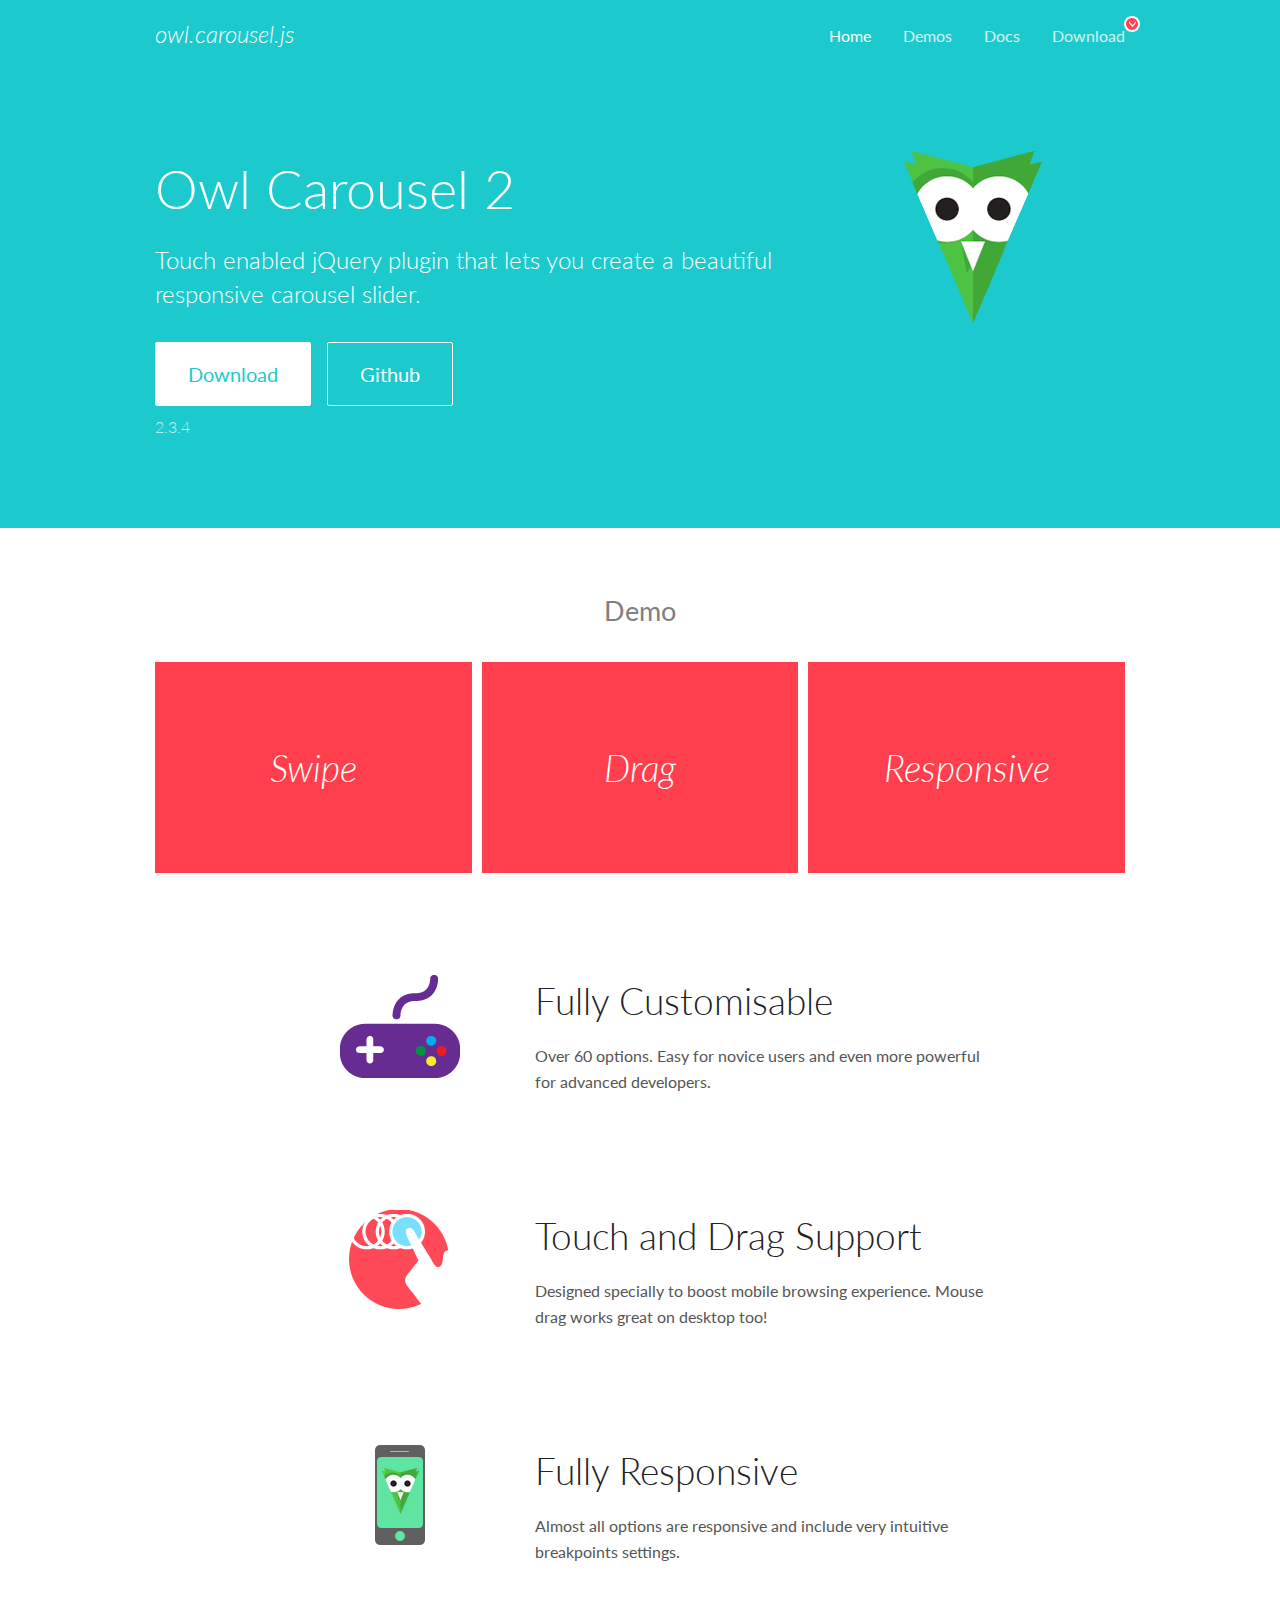
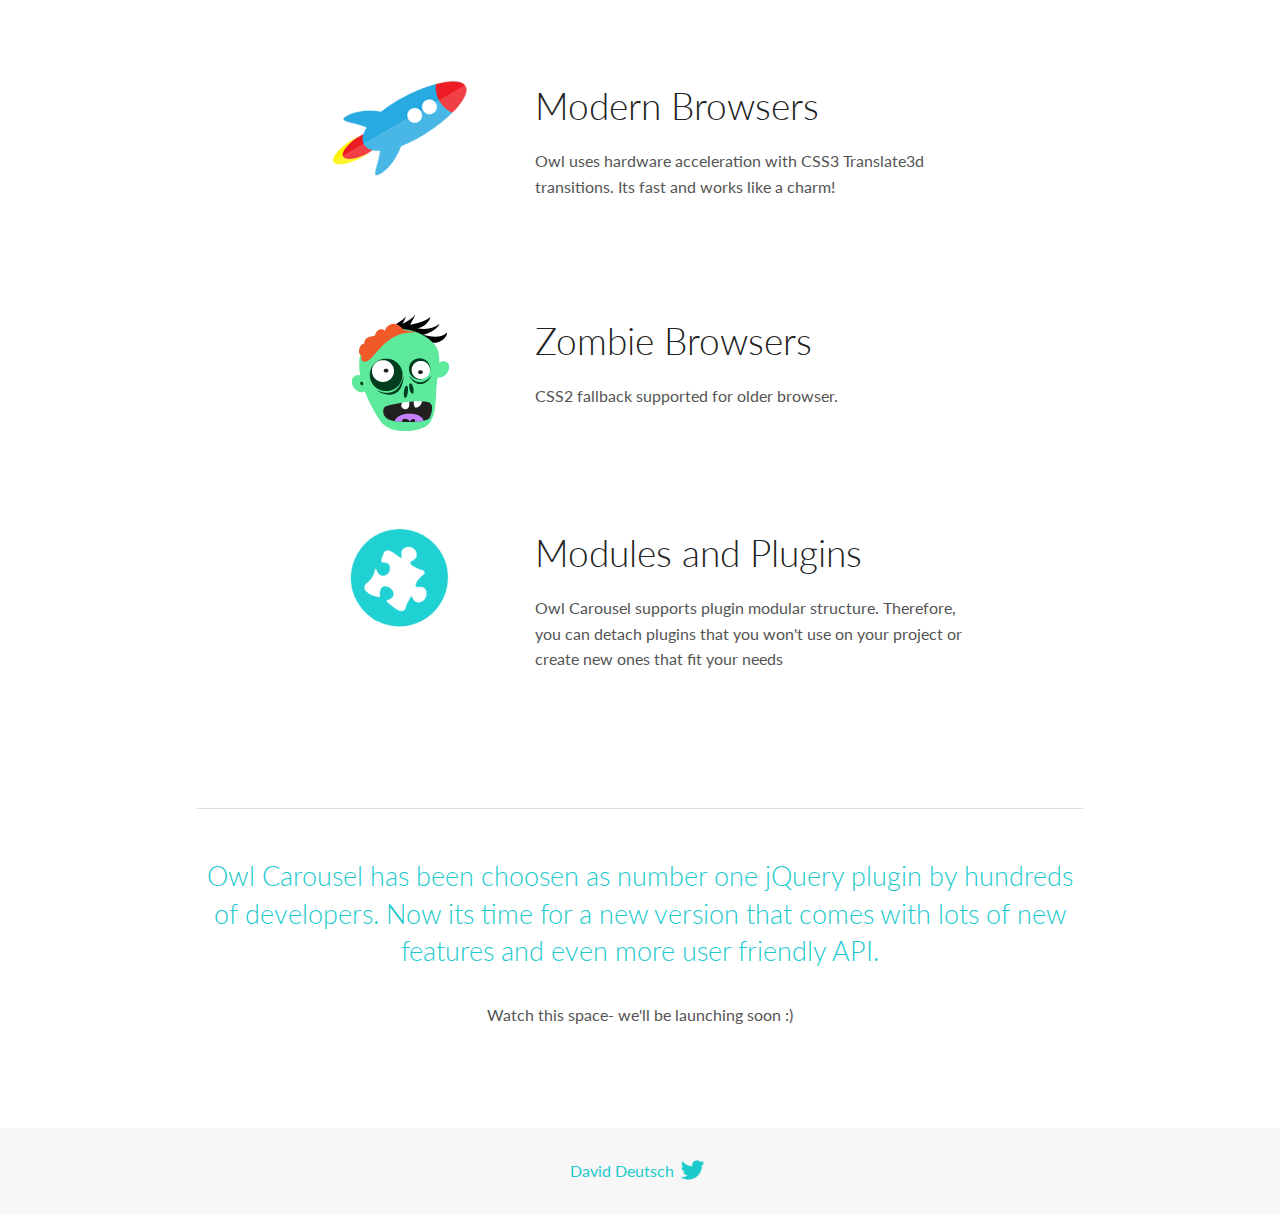
<file: OwlCarousel2-2.3.4 (1)/OwlCarousel2-2.3.4/docs/index.html>
<!DOCTYPE html>
<html lang="en">
  <head>

    <!-- head -->
    <meta charset="utf-8">
    <meta name="msapplication-tap-highlight" content="no" />
    <meta name="viewport" content="width=device-width, initial-scale=1.0" />
    <meta name="description" content="Touch enabled jQuery plugin that lets you create beautiful responsive carousel slider.">
    <meta name="author" content="David Deutsch">
    <title>
      Home | Owl Carousel | 2.3.4
    </title>

    <!-- Stylesheets -->
    <link href='https://fonts.googleapis.com/css?family=Lato:300,400,700,400italic,300italic' rel='stylesheet' type='text/css'>
    <link rel="stylesheet" href="assets/css/docs.theme.min.css">

    <!-- Owl Stylesheets -->
    <link rel="stylesheet" href="assets/owlcarousel/assets/owl.carousel.min.css">
    <link rel="stylesheet" href="assets/owlcarousel/assets/owl.theme.default.min.css">

    <!-- HTML5 shim and Respond.js IE8 support of HTML5 elements and media queries -->

    <!--[if lt IE 9]>
      <script src="https://oss.maxcdn.com/libs/html5shiv/3.7.0/html5shiv.js"></script>
      <script src="https://oss.maxcdn.com/libs/respond.js/1.3.0/respond.min.js"></script>
    <![endif]-->

    <!-- Favicons -->
    <link rel="apple-touch-icon-precomposed" sizes="144x144" href="assets/ico/apple-touch-icon-144-precomposed.png">
    <link rel="shortcut icon" href="assets/ico/favicon.png">
    <link rel="shortcut icon" href="favicon.ico">

    <!-- Yeah i know js should not be in header. Its required for demos.-->

    <!-- javascript -->
    <script src="assets/vendors/jquery.min.js"></script>
    <script src="assets/owlcarousel/owl.carousel.js"></script>
  </head>
  <body>

    <!-- header -->
    <header class="header">
      <div class="row">
        <div class="large-12 columns">
          <div class="brand left">
            <h3>
              <a href="/OwlCarousel2/">owl.carousel.js</a> 
            </h3>
          </div>
          <a id="toggle-nav" class="right">
            <span></span> <span></span> <span></span> 
          </a> 
          <div class="nav-bar">
            <ul class="clearfix">
              <li class="active">
                <a href="/OwlCarousel2/index.html">Home</a> 
              </li>
              <li> <a href="/OwlCarousel2/demos/demos.html">Demos</a>  </li>
              <li> <a href="/OwlCarousel2/docs/started-welcome.html">Docs</a>  </li>
              <li>
                <a href="https://github.com/OwlCarousel2/OwlCarousel2/archive/2.3.4.zip">Download</a> 
                <span class="download"></span> 
              </li>
            </ul>
          </div>
        </div>
      </div>
    </header>

    <!-- home panel -->
    <section id="hero">
      <div class="row">
        <div class="large-8 medium-8 columns">
          <h1>Owl Carousel 2</h1>
          <h4>Touch enabled jQuery plugin that lets you create a beautiful responsive carousel slider.</h4>
          <a href="https://github.com/OwlCarousel2/OwlCarousel2/archive/2.3.4.zip" class="hero-button">Download</a> 
          <a href="https://github.com/OwlCarousel2/OwlCarousel2" class="hero-button outline">Github</a> 
          <p>2.3.4</p>
        </div>
        <div class="large-4 medium-4 columns">
          <img class="owl-logo" src="assets/img/owl-logo.png" alt="mr. Owl">
        </div>
      </div>
    </section>

    <!-- body -->
    <div class="home-demo">
      <div class="row">
        <div class="large-12 columns">
          <h3>Demo</h3>
          <div class="owl-carousel">
            <div class="item">
              <h2>Swipe</h2>
            </div>
            <div class="item">
              <h2>Drag</h2>
            </div>
            <div class="item">
              <h2>Responsive</h2>
            </div>
            <div class="item">
              <h2>CSS3</h2>
            </div>
            <div class="item">
              <h2>Fast</h2>
            </div>
            <div class="item">
              <h2>Easy</h2>
            </div>
            <div class="item">
              <h2>Free</h2>
            </div>
            <div class="item">
              <h2>Upgradable</h2>
            </div>
            <div class="item">
              <h2>Tons of options</h2>
            </div>
            <div class="item">
              <h2>Infinity</h2>
            </div>
            <div class="item">
              <h2>Auto Width</h2>
            </div>
          </div>
        </div>
      </div>
    </div>
    <script>
      var owl = $('.owl-carousel');
      owl.owlCarousel({
        margin: 10,
        loop: true,
        responsive: {
          0: {
            items: 1
          },
          600: {
            items: 2
          },
          1000: {
            items: 3
          }
        }
      })
    </script>

    <!-- features -->
    <div id="features">
      <div class="row">
        <div class="small-12 medium-9 small-centered columns">
          <section class="row feature">
            <div class="medium-4 small-12 columns">
              <img src="assets/img/feature-options.png" alt="">
            </div>
            <div class="medium-8 small-12 columns">
              <h2>Fully Customisable</h2>
              <p>Over 60 options. Easy for novice users and even more powerful for advanced developers.</p>
            </div>
          </section>
          <section class="row feature">
            <div class="medium-4 small-12 columns">
              <img src="assets/img/feature-drag.png" alt="">
            </div>
            <div class="medium-8 small-12 columns">
              <h2>Touch and Drag Support</h2>
              <p>Designed specially to boost mobile browsing experience. Mouse drag works great on desktop too!</p>
            </div>
          </section>
          <section class="row feature">
            <div class="medium-4 small-12 columns">
              <img src="assets/img/feature-responsive.png" alt="">
            </div>
            <div class="medium-8 small-12 columns">
              <h2>Fully Responsive</h2>
              <p>Almost all options are responsive and include very intuitive breakpoints settings.</p>
            </div>
          </section>
          <section class="row feature">
            <div class="medium-4 small-12 columns">
              <img src="assets/img/feature-modern.png" alt="">
            </div>
            <div class="medium-8 small-12 columns">
              <h2>Modern Browsers</h2>
              <p>Owl uses hardware acceleration with CSS3 Translate3d transitions. Its fast and works like a charm! </p>
            </div>
          </section>
          <section class="row feature">
            <div class="medium-4 small-12 columns">
              <img src="assets/img/feature-zombie.png" alt="">
            </div>
            <div class="medium-8 small-12 columns">
              <h2>Zombie Browsers</h2>
              <p>CSS2 fallback supported for older browser.</p>
            </div>
          </section>
          <section class="row feature">
            <div class="medium-4 small-12 columns">
              <img src="assets/img/feature-module.png" alt="">
            </div>
            <div class="medium-8 small-12 columns">
              <h2>Modules and Plugins</h2>
              <p>Owl Carousel supports plugin modular structure. Therefore, you can detach plugins that you won&#x27;t use on your project or create new ones that fit your needs</p>
            </div>
          </section>
        </div>
      </div>
    </div>

    <!-- footer -->
    <section id="teaser-text">
      <div class="row">
        <div class="small-12 medium-11 small-centered columns">
          <hr>
          <h3 id="owl-carousel-has-been-choosen-as-number-one-jquery-plugin-by-hundreds-of-developers-now-its-time-for-a-new-version-that-comes-with-lots-of-new-features-and-even-more-user-friendly-api-">Owl Carousel has been choosen as number one jQuery plugin by hundreds of developers. Now its time for a new version that comes with lots of new features and even more user friendly API.</h3>
          <p>Watch this space- we&#39;ll be launching soon :)</p>
        </div>
      </div>
    </section>

    <!-- footer -->
    <footer class="footer">
      <div class="row">
        <div class="large-12 columns">
          <h5>
            <a href="/OwlCarousel2/docs/support-contact.html">David Deutsch</a> 
            <a id="custom-tweet-button" href="https://twitter.com/share?url=https://github.com/OwlCarousel2/OwlCarousel2&text=Owl Carousel - This is so awesome! " target="_blank"></a> 
          </h5>
        </div>
      </div>
    </footer>

    <!-- vendors -->
    <script src="assets/vendors/highlight.js"></script>
    <script src="assets/js/app.js"></script>
  </body>
</html>
</file>
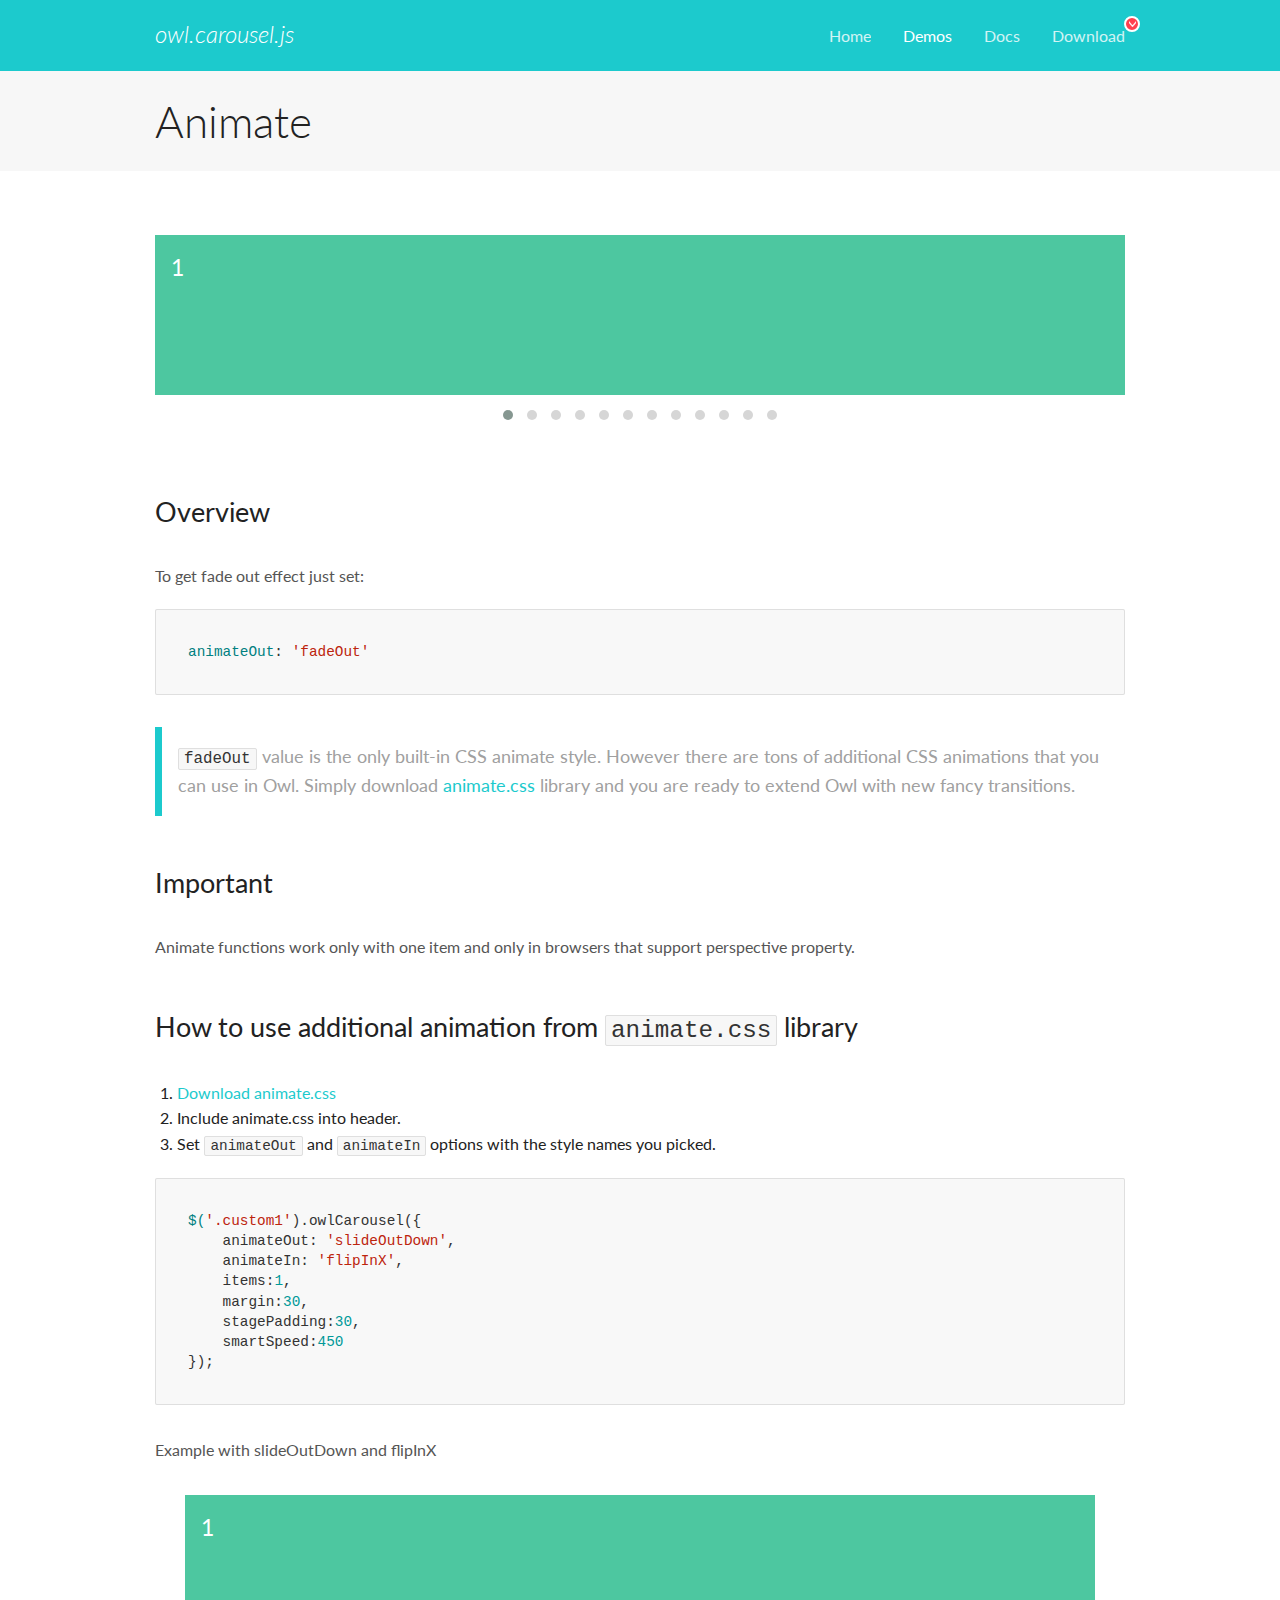
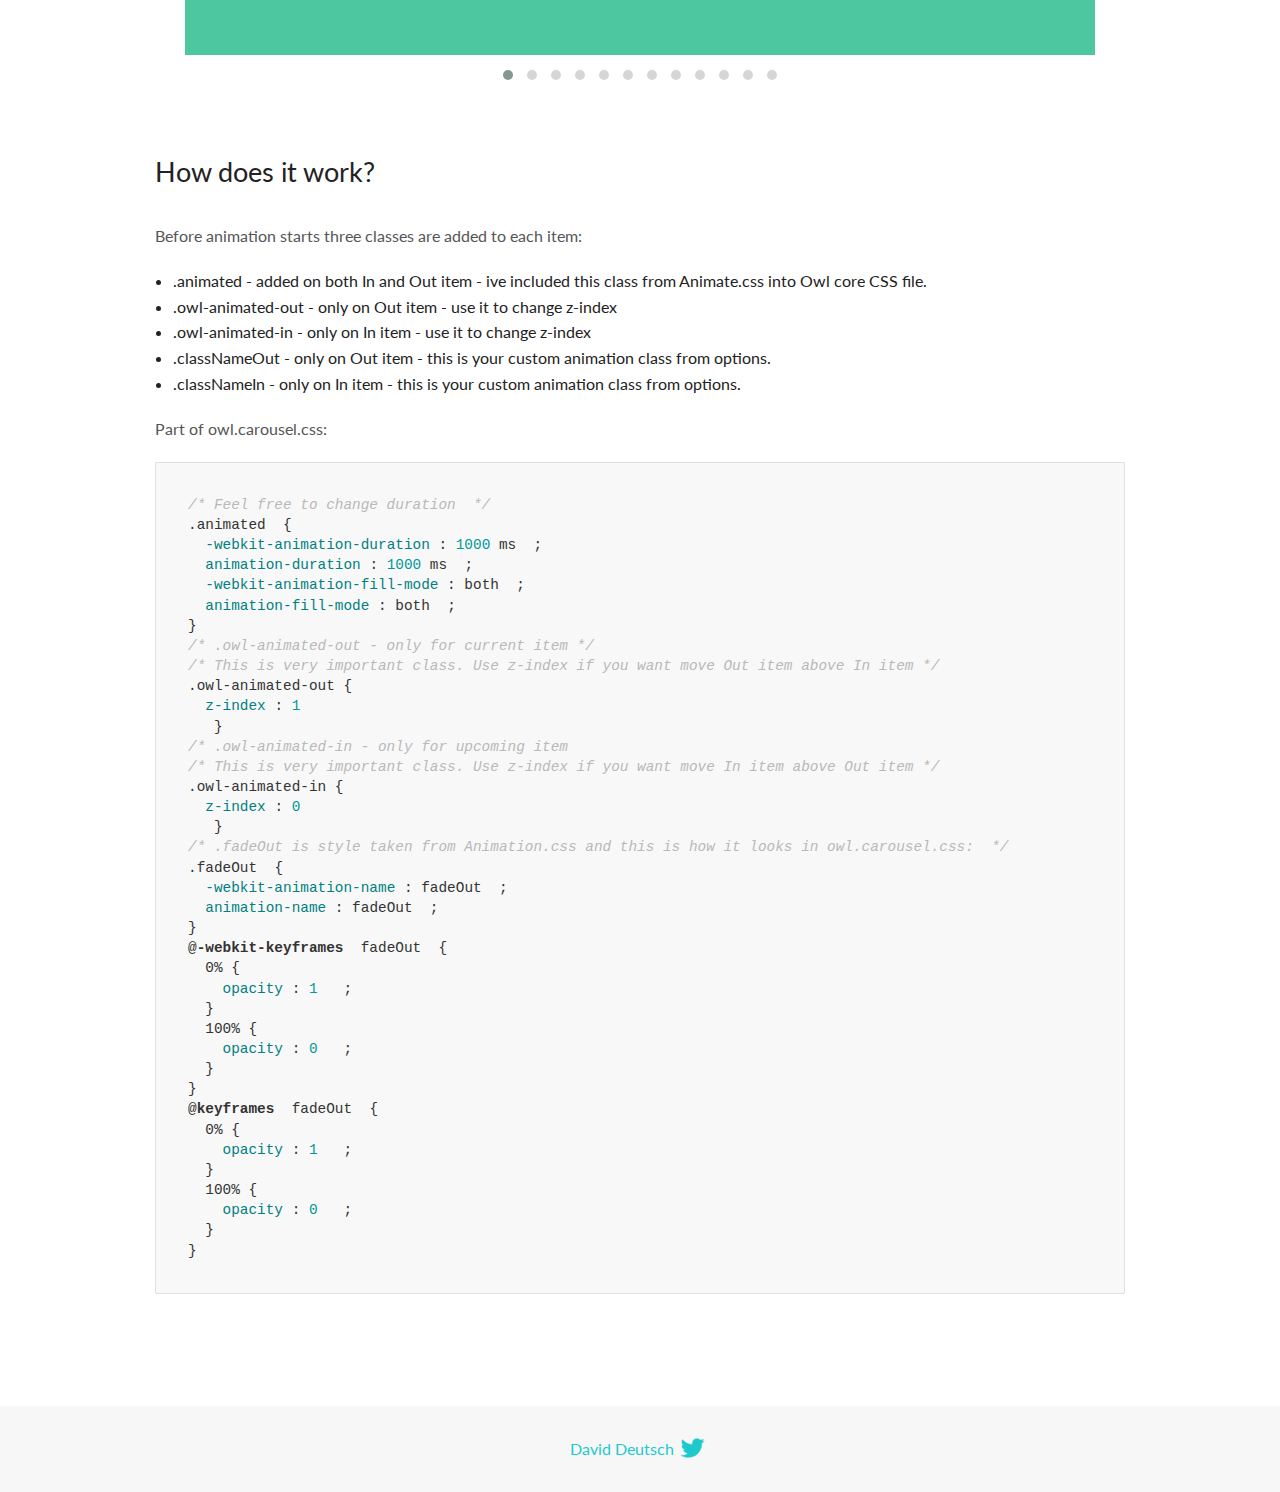
<file: OwlCarousel2-2.3.4 (1)/OwlCarousel2-2.3.4/docs/demos/animate.html>
<!DOCTYPE html>
<html lang="en">
  <head>

    <!-- head -->
    <meta charset="utf-8">
    <meta name="msapplication-tap-highlight" content="no" />
    <meta name="viewport" content="width=device-width, initial-scale=1.0" />
    <meta name="description" content="Animate carousel">
    <meta name="author" content="David Deutsch">
    <title>
      Animate Demo | Owl Carousel | 2.3.4
    </title>

    <!-- Stylesheets -->
    <link href='https://fonts.googleapis.com/css?family=Lato:300,400,700,400italic,300italic' rel='stylesheet' type='text/css'>
    <link rel="stylesheet" href="../assets/css/docs.theme.min.css">

    <!-- Owl Stylesheets -->
    <link rel="stylesheet" href="../assets/owlcarousel/assets/owl.carousel.min.css">
    <link rel="stylesheet" href="../assets/owlcarousel/assets/owl.theme.default.min.css">

    <!-- HTML5 shim and Respond.js IE8 support of HTML5 elements and media queries -->

    <!--[if lt IE 9]>
      <script src="https://oss.maxcdn.com/libs/html5shiv/3.7.0/html5shiv.js"></script>
      <script src="https://oss.maxcdn.com/libs/respond.js/1.3.0/respond.min.js"></script>
    <![endif]-->

    <!-- Favicons -->
    <link rel="apple-touch-icon-precomposed" sizes="144x144" href="../assets/ico/apple-touch-icon-144-precomposed.png">
    <link rel="shortcut icon" href="../assets/ico/favicon.png">
    <link rel="shortcut icon" href="favicon.ico">

    <!-- Yeah i know js should not be in header. Its required for demos.-->

    <!-- javascript -->
    <script src="../assets/vendors/jquery.min.js"></script>
    <script src="../assets/owlcarousel/owl.carousel.js"></script>
  </head>
  <body>

    <!-- header -->
    <header class="header">
      <div class="row">
        <div class="large-12 columns">
          <div class="brand left">
            <h3>
              <a href="/OwlCarousel2/">owl.carousel.js</a> 
            </h3>
          </div>
          <a id="toggle-nav" class="right">
            <span></span> <span></span> <span></span> 
          </a> 
          <div class="nav-bar">
            <ul class="clearfix">
              <li> <a href="/OwlCarousel2/index.html">Home</a>  </li>
              <li class="active">
                <a href="/OwlCarousel2/demos/demos.html">Demos</a> 
              </li>
              <li> <a href="/OwlCarousel2/docs/started-welcome.html">Docs</a>  </li>
              <li>
                <a href="https://github.com/OwlCarousel2/OwlCarousel2/archive/2.3.4.zip">Download</a> 
                <span class="download"></span> 
              </li>
            </ul>
          </div>
        </div>
      </div>
    </header>

    <!-- title -->
    <section class="title">
      <div class="row">
        <div class="large-12 columns">
          <h1>Animate</h1>
        </div>
      </div>
    </section>

    <!--  Demos -->
    <section id="demos">
      <div class="row">
        <div class="large-12 columns">
          <div class="fadeOut owl-carousel owl-theme">
            <div class="item">
              <h4>1</h4>
            </div>
            <div class="item">
              <h4>2</h4>
            </div>
            <div class="item">
              <h4>3</h4>
            </div>
            <div class="item">
              <h4>4</h4>
            </div>
            <div class="item">
              <h4>5</h4>
            </div>
            <div class="item">
              <h4>6</h4>
            </div>
            <div class="item">
              <h4>7</h4>
            </div>
            <div class="item">
              <h4>8</h4>
            </div>
            <div class="item">
              <h4>9</h4>
            </div>
            <div class="item">
              <h4>10</h4>
            </div>
            <div class="item">
              <h4>11</h4>
            </div>
            <div class="item">
              <h4>12</h4>
            </div>
          </div>
          <h3 id="overview">Overview</h3>
          <p>To get fade out effect just set:</p>
          <pre><code>animateOut: &#39;fadeOut&#39;</code></pre>
          <blockquote>
            <p><code>fadeOut</code> value is the only built-in CSS animate style. However there are tons of additional CSS animations that you can use in Owl. Simply download
              <a href="https://daneden.github.io/animate.css/">animate.css</a>  library and you are ready to extend Owl with new fancy transitions.</p>
          </blockquote>
          <h3 id="important">Important</h3>
          <p>Animate functions work only with one item and only in browsers that support perspective property.</p>
          <h3 id="how-to-use-additional-animation-from-animate-css-library">How to use additional animation from <code>animate.css</code> library</h3>
          <ol>
            <li> <a href="https://daneden.github.io/animate.css/">Download animate.css</a>  </li>
            <li>Include animate.css into header.</li>
            <li>Set <code>animateOut</code> and <code>animateIn</code> options with the style names you picked.</li>
          </ol>
          <pre><code>$(&#39;.custom1&#39;).owlCarousel({
    animateOut: &#39;slideOutDown&#39;,
    animateIn: &#39;flipInX&#39;,
    items:1,
    margin:30,
    stagePadding:30,
    smartSpeed:450
});</code></pre>
          <p>Example with slideOutDown and flipInX</p>
          <div class="custom1 owl-carousel owl-theme">
            <div class="item">
              <h4>1</h4>
            </div>
            <div class="item">
              <h4>2</h4>
            </div>
            <div class="item">
              <h4>3</h4>
            </div>
            <div class="item">
              <h4>4</h4>
            </div>
            <div class="item">
              <h4>5</h4>
            </div>
            <div class="item">
              <h4>6</h4>
            </div>
            <div class="item">
              <h4>7</h4>
            </div>
            <div class="item">
              <h4>8</h4>
            </div>
            <div class="item">
              <h4>9</h4>
            </div>
            <div class="item">
              <h4>10</h4>
            </div>
            <div class="item">
              <h4>11</h4>
            </div>
            <div class="item">
              <h4>12</h4>
            </div>
          </div>
          <h3 id="how-does-it-work-">How does it work?</h3>
          <p>Before animation starts three classes are added to each item:</p>
          <ul>
            <li>.animated - added on both In and Out item - ive included this class from Animate.css into Owl core CSS file.</li>
            <li>.owl-animated-out - only on Out item - use it to change z-index</li>
            <li>.owl-animated-in - only on In item - use it to change z-index</li>
            <li>.classNameOut - only on Out item - this is your custom animation class from options.</li>
            <li>.classNameIn - only on In item - this is your custom animation class from options.</li>
          </ul>
          <p>Part of owl.carousel.css:</p>
          <pre><code class="language-css"><span class="comment">/* Feel free to change duration  */</span> 
<span class="class">.animated</span>  <span class="rules">{
  <span class="rule"><span class="attribute">-webkit-animation-duration</span> :<span class="value"> <span class="number">1000</span> ms</span> </span> ;
  <span class="rule"><span class="attribute">animation-duration</span> :<span class="value"> <span class="number">1000</span> ms</span> </span> ;
  <span class="rule"><span class="attribute">-webkit-animation-fill-mode</span> :<span class="value"> both</span> </span> ;
  <span class="rule"><span class="attribute">animation-fill-mode</span> :<span class="value"> both</span> </span> ;
<span class="rule">}</span> </span> 
<span class="comment">/* .owl-animated-out - only for current item */</span> 
<span class="comment">/* This is very important class. Use z-index if you want move Out item above In item */</span> 
<span class="class">.owl-animated-out</span> <span class="rules">{
  <span class="rule"><span class="attribute">z-index</span> :<span class="value"> <span class="number">1</span> 
</span> </span> </span> }
<span class="comment">/* .owl-animated-in - only for upcoming item
/* This is very important class. Use z-index if you want move In item above Out item */</span> 
<span class="class">.owl-animated-in</span> <span class="rules">{
  <span class="rule"><span class="attribute">z-index</span> :<span class="value"> <span class="number">0</span> 
</span> </span> </span> }
<span class="comment">/* .fadeOut is style taken from Animation.css and this is how it looks in owl.carousel.css:  */</span> 
<span class="class">.fadeOut</span>  <span class="rules">{
  <span class="rule"><span class="attribute">-webkit-animation-name</span> :<span class="value"> fadeOut</span> </span> ;
  <span class="rule"><span class="attribute">animation-name</span> :<span class="value"> fadeOut</span> </span> ;
<span class="rule">}</span> </span> 
<span class="at_rule">@<span class="keyword">-webkit-keyframes</span>  fadeOut </span> {
  0% <span class="rules">{
    <span class="rule"><span class="attribute">opacity</span> :<span class="value"> <span class="number">1</span> </span> </span> ;
  <span class="rule">}</span> </span> 
  100% <span class="rules">{
    <span class="rule"><span class="attribute">opacity</span> :<span class="value"> <span class="number">0</span> </span> </span> ;
  <span class="rule">}</span> </span> 
}
<span class="at_rule">@<span class="keyword">keyframes</span>  fadeOut </span> {
  0% <span class="rules">{
    <span class="rule"><span class="attribute">opacity</span> :<span class="value"> <span class="number">1</span> </span> </span> ;
  <span class="rule">}</span> </span> 
  100% <span class="rules">{
    <span class="rule"><span class="attribute">opacity</span> :<span class="value"> <span class="number">0</span> </span> </span> ;
  <span class="rule">}</span> </span> 
}</code></pre>
          <link rel="stylesheet" href="../assets/css/animate.css">
          <script>
            jQuery(document).ready(function($) {
              $('.fadeOut').owlCarousel({
                items: 1,
                animateOut: 'fadeOut',
                loop: true,
                margin: 10,
              });
              $('.custom1').owlCarousel({
                animateOut: 'slideOutDown',
                animateIn: 'flipInX',
                items: 1,
                margin: 30,
                stagePadding: 30,
                smartSpeed: 450
              });
            });
          </script>
        </div>
      </div>
    </section>

    <!-- footer -->
    <footer class="footer">
      <div class="row">
        <div class="large-12 columns">
          <h5>
            <a href="/OwlCarousel2/docs/support-contact.html">David Deutsch</a> 
            <a id="custom-tweet-button" href="https://twitter.com/share?url=https://github.com/OwlCarousel2/OwlCarousel2&text=Owl Carousel - This is so awesome! " target="_blank"></a> 
          </h5>
        </div>
      </div>
    </footer>

    <!-- vendors -->
    <script src="../assets/vendors/highlight.js"></script>
    <script src="../assets/js/app.js"></script>
  </body>
</html>
</file>
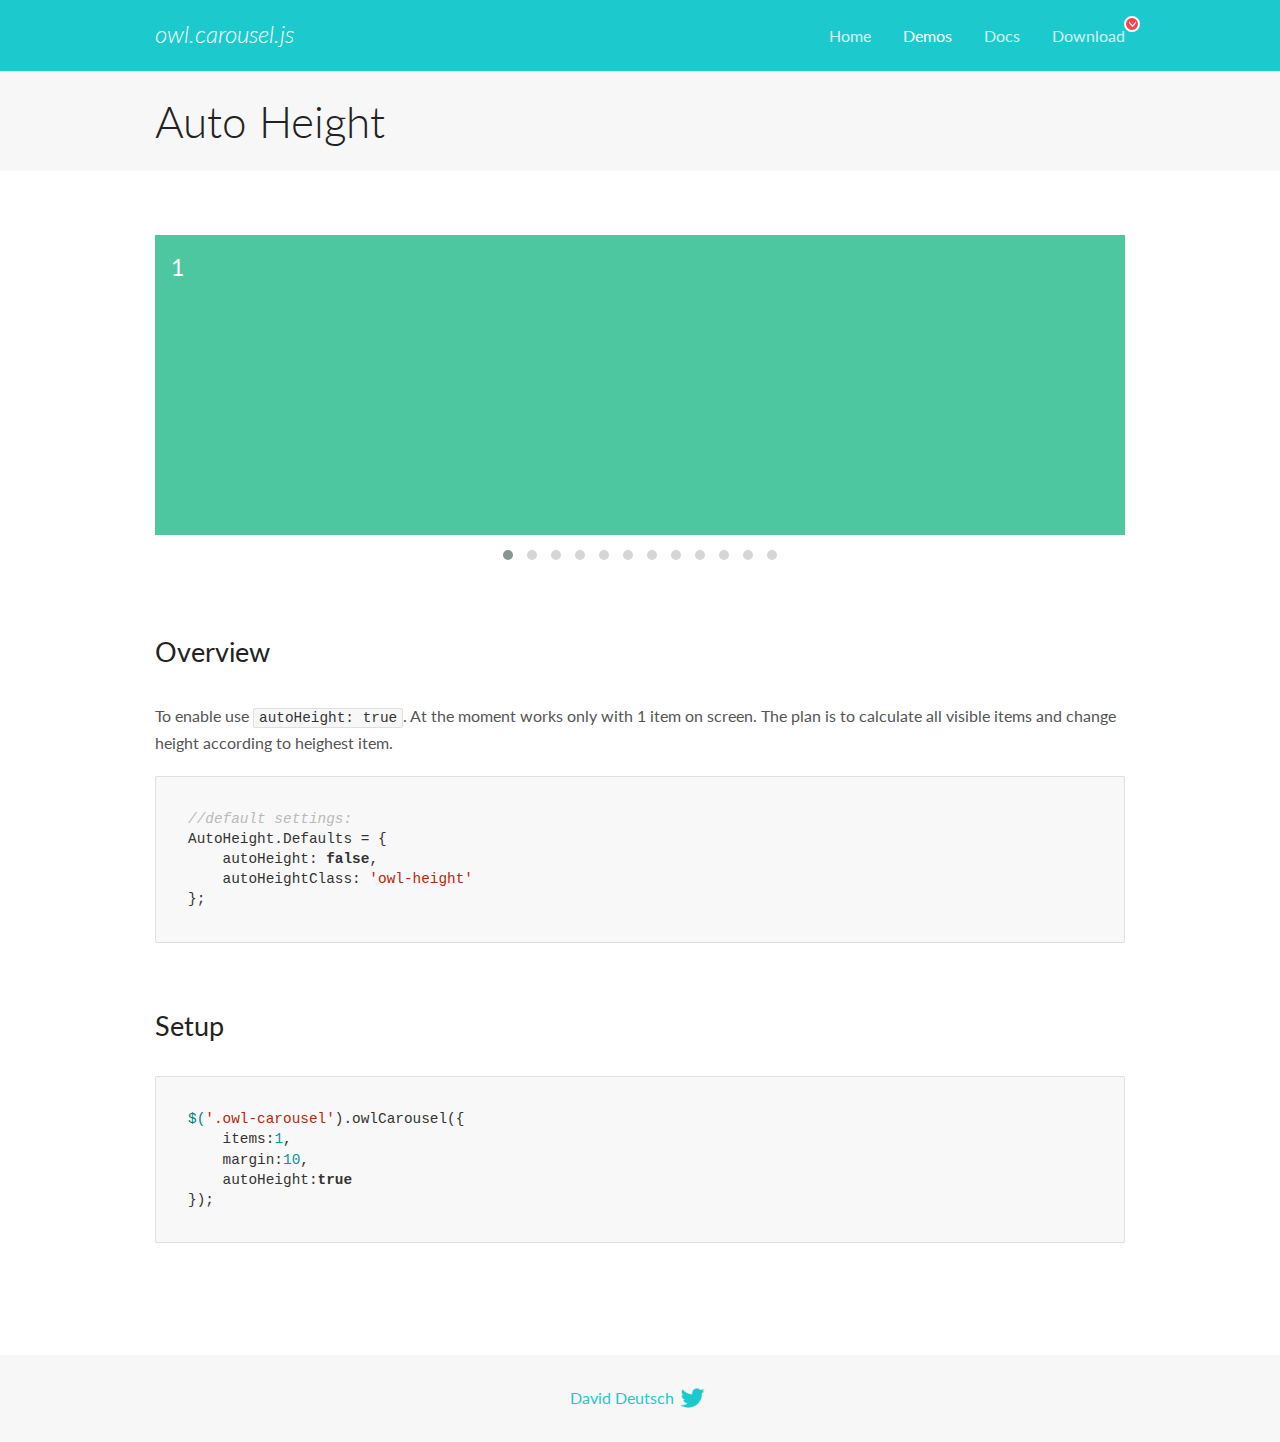
<file: OwlCarousel2-2.3.4 (1)/OwlCarousel2-2.3.4/docs/demos/autoheight.html>
<!DOCTYPE html>
<html lang="en">
  <head>

    <!-- head -->
    <meta charset="utf-8">
    <meta name="msapplication-tap-highlight" content="no" />
    <meta name="viewport" content="width=device-width, initial-scale=1.0" />
    <meta name="description" content="autoHeight usage demo">
    <meta name="author" content="David Deutsch">
    <title>
      Auto Height Demo | Owl Carousel | 2.3.4
    </title>

    <!-- Stylesheets -->
    <link href='https://fonts.googleapis.com/css?family=Lato:300,400,700,400italic,300italic' rel='stylesheet' type='text/css'>
    <link rel="stylesheet" href="../assets/css/docs.theme.min.css">

    <!-- Owl Stylesheets -->
    <link rel="stylesheet" href="../assets/owlcarousel/assets/owl.carousel.min.css">
    <link rel="stylesheet" href="../assets/owlcarousel/assets/owl.theme.default.min.css">

    <!-- HTML5 shim and Respond.js IE8 support of HTML5 elements and media queries -->

    <!--[if lt IE 9]>
      <script src="https://oss.maxcdn.com/libs/html5shiv/3.7.0/html5shiv.js"></script>
      <script src="https://oss.maxcdn.com/libs/respond.js/1.3.0/respond.min.js"></script>
    <![endif]-->

    <!-- Favicons -->
    <link rel="apple-touch-icon-precomposed" sizes="144x144" href="../assets/ico/apple-touch-icon-144-precomposed.png">
    <link rel="shortcut icon" href="../assets/ico/favicon.png">
    <link rel="shortcut icon" href="favicon.ico">

    <!-- Yeah i know js should not be in header. Its required for demos.-->

    <!-- javascript -->
    <script src="../assets/vendors/jquery.min.js"></script>
    <script src="../assets/owlcarousel/owl.carousel.js"></script>
  </head>
  <body>

    <!-- header -->
    <header class="header">
      <div class="row">
        <div class="large-12 columns">
          <div class="brand left">
            <h3>
              <a href="/OwlCarousel2/">owl.carousel.js</a> 
            </h3>
          </div>
          <a id="toggle-nav" class="right">
            <span></span> <span></span> <span></span> 
          </a> 
          <div class="nav-bar">
            <ul class="clearfix">
              <li> <a href="/OwlCarousel2/index.html">Home</a>  </li>
              <li class="active">
                <a href="/OwlCarousel2/demos/demos.html">Demos</a> 
              </li>
              <li> <a href="/OwlCarousel2/docs/started-welcome.html">Docs</a>  </li>
              <li>
                <a href="https://github.com/OwlCarousel2/OwlCarousel2/archive/2.3.4.zip">Download</a> 
                <span class="download"></span> 
              </li>
            </ul>
          </div>
        </div>
      </div>
    </header>

    <!-- title -->
    <section class="title">
      <div class="row">
        <div class="large-12 columns">
          <h1>Auto Height</h1>
        </div>
      </div>
    </section>

    <!--  Demos -->
    <section id="demos">
      <div class="row">
        <div class="large-12 columns">
          <div class="owl-carousel owl-theme">
            <div class="item" style="height:300px">
              <h4>1</h4>
            </div>
            <div class="item" style="height:100px">
              <h4>2</h4>
            </div>
            <div class="item" style="height:500px">
              <h4>3</h4>
            </div>
            <div class="item" style="height:250px">
              <h4>4</h4>
            </div>
            <div class="item" style="height:400px">
              <h4>5</h4>
            </div>
            <div class="item" style="height:500px">
              <h4>6</h4>
            </div>
            <div class="item" style="height:600px">
              <h4>7</h4>
            </div>
            <div class="item" style="height:400px">
              <h4>8</h4>
            </div>
            <div class="item" style="height:300px">
              <h4>9</h4>
            </div>
            <div class="item" style="height:350px">
              <h4>10</h4>
            </div>
            <div class="item" style="height:200px">
              <h4>11</h4>
            </div>
            <div class="item" style="height:150px">
              <h4>12</h4>
            </div>
          </div>
          <h3 id="overview">Overview</h3>
          <p>To enable use <code>autoHeight: true</code>. At the moment works only with 1 item on screen. The plan is to calculate all visible items and change height according to heighest item.</p>
          <pre><code>//default settings:
AutoHeight.Defaults = {
    autoHeight: false,
    autoHeightClass: &#39;owl-height&#39;
};</code></pre>
          <h3 id="setup">Setup</h3>
          <pre><code>$(&#39;.owl-carousel&#39;).owlCarousel({
    items:1,
    margin:10,
    autoHeight:true
});</code></pre>
          <script>
            $(document).ready(function() {
              $('.owl-carousel').owlCarousel({
                items: 1,
                margin: 10,
                autoHeight: true
              });
            })
          </script>
        </div>
      </div>
    </section>

    <!-- footer -->
    <footer class="footer">
      <div class="row">
        <div class="large-12 columns">
          <h5>
            <a href="/OwlCarousel2/docs/support-contact.html">David Deutsch</a> 
            <a id="custom-tweet-button" href="https://twitter.com/share?url=https://github.com/OwlCarousel2/OwlCarousel2&text=Owl Carousel - This is so awesome! " target="_blank"></a> 
          </h5>
        </div>
      </div>
    </footer>

    <!-- vendors -->
    <script src="../assets/vendors/highlight.js"></script>
    <script src="../assets/js/app.js"></script>
  </body>
</html>
</file>
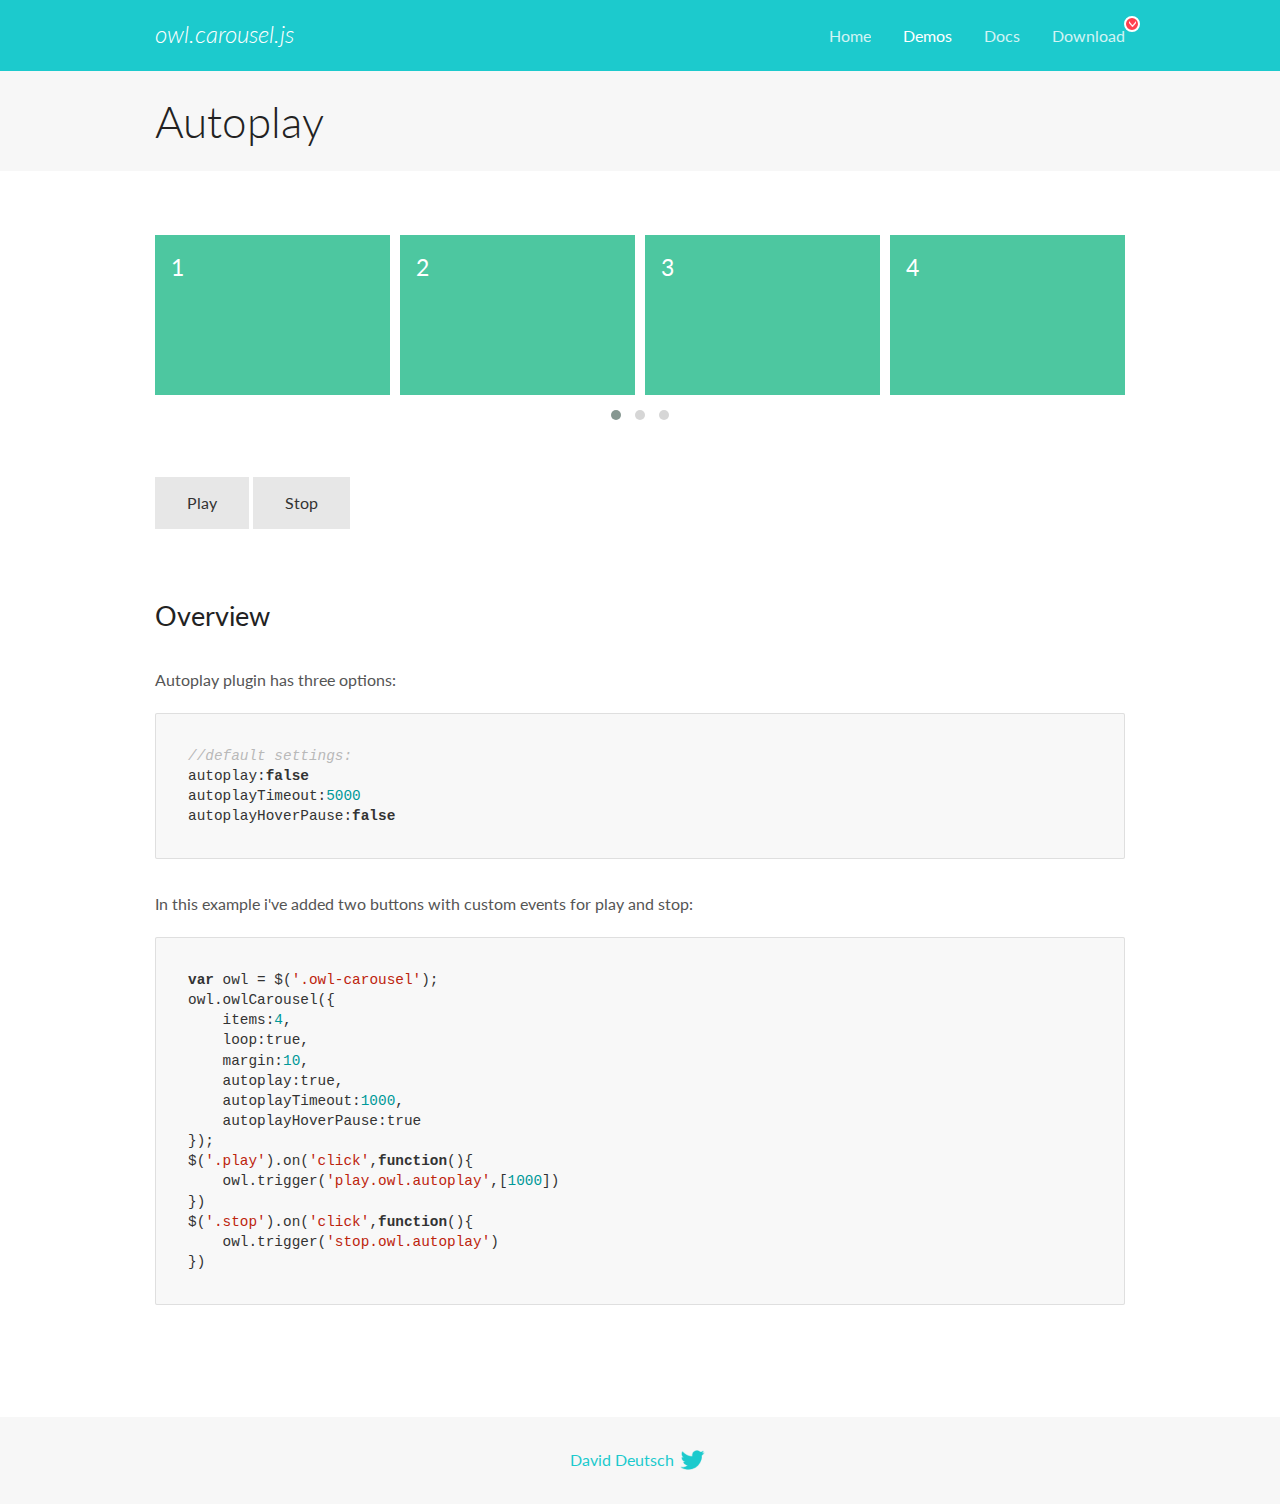
<file: OwlCarousel2-2.3.4 (1)/OwlCarousel2-2.3.4/docs/demos/autoplay.html>
<!DOCTYPE html>
<html lang="en">
  <head>

    <!-- head -->
    <meta charset="utf-8">
    <meta name="msapplication-tap-highlight" content="no" />
    <meta name="viewport" content="width=device-width, initial-scale=1.0" />
    <meta name="description" content="Autoplay usage demo">
    <meta name="author" content="David Deutsch">
    <title>
      Autoplay Demo | Owl Carousel | 2.3.4
    </title>

    <!-- Stylesheets -->
    <link href='https://fonts.googleapis.com/css?family=Lato:300,400,700,400italic,300italic' rel='stylesheet' type='text/css'>
    <link rel="stylesheet" href="../assets/css/docs.theme.min.css">

    <!-- Owl Stylesheets -->
    <link rel="stylesheet" href="../assets/owlcarousel/assets/owl.carousel.min.css">
    <link rel="stylesheet" href="../assets/owlcarousel/assets/owl.theme.default.min.css">

    <!-- HTML5 shim and Respond.js IE8 support of HTML5 elements and media queries -->

    <!--[if lt IE 9]>
      <script src="https://oss.maxcdn.com/libs/html5shiv/3.7.0/html5shiv.js"></script>
      <script src="https://oss.maxcdn.com/libs/respond.js/1.3.0/respond.min.js"></script>
    <![endif]-->

    <!-- Favicons -->
    <link rel="apple-touch-icon-precomposed" sizes="144x144" href="../assets/ico/apple-touch-icon-144-precomposed.png">
    <link rel="shortcut icon" href="../assets/ico/favicon.png">
    <link rel="shortcut icon" href="favicon.ico">

    <!-- Yeah i know js should not be in header. Its required for demos.-->

    <!-- javascript -->
    <script src="../assets/vendors/jquery.min.js"></script>
    <script src="../assets/owlcarousel/owl.carousel.js"></script>
  </head>
  <body>

    <!-- header -->
    <header class="header">
      <div class="row">
        <div class="large-12 columns">
          <div class="brand left">
            <h3>
              <a href="/OwlCarousel2/">owl.carousel.js</a> 
            </h3>
          </div>
          <a id="toggle-nav" class="right">
            <span></span> <span></span> <span></span> 
          </a> 
          <div class="nav-bar">
            <ul class="clearfix">
              <li> <a href="/OwlCarousel2/index.html">Home</a>  </li>
              <li class="active">
                <a href="/OwlCarousel2/demos/demos.html">Demos</a> 
              </li>
              <li> <a href="/OwlCarousel2/docs/started-welcome.html">Docs</a>  </li>
              <li>
                <a href="https://github.com/OwlCarousel2/OwlCarousel2/archive/2.3.4.zip">Download</a> 
                <span class="download"></span> 
              </li>
            </ul>
          </div>
        </div>
      </div>
    </header>

    <!-- title -->
    <section class="title">
      <div class="row">
        <div class="large-12 columns">
          <h1>Autoplay</h1>
        </div>
      </div>
    </section>

    <!--  Demos -->
    <section id="demos">
      <div class="row">
        <div class="large-12 columns">
          <div class="owl-carousel owl-theme">
            <div class="item">
              <h4>1</h4>
            </div>
            <div class="item">
              <h4>2</h4>
            </div>
            <div class="item">
              <h4>3</h4>
            </div>
            <div class="item">
              <h4>4</h4>
            </div>
            <div class="item">
              <h4>5</h4>
            </div>
            <div class="item">
              <h4>6</h4>
            </div>
            <div class="item">
              <h4>7</h4>
            </div>
            <div class="item">
              <h4>8</h4>
            </div>
            <div class="item">
              <h4>9</h4>
            </div>
            <div class="item">
              <h4>10</h4>
            </div>
            <div class="item">
              <h4>11</h4>
            </div>
            <div class="item">
              <h4>12</h4>
            </div>
          </div>
          <a class="button secondary play">Play</a> 
          <a class="button secondary stop">Stop</a> 
          <h3 id="overview">Overview</h3>
          <p>Autoplay plugin has three options:</p>
          <pre><code>//default settings:
autoplay:false
autoplayTimeout:5000
autoplayHoverPause:false</code></pre>
          <p>In this example i&#39;ve added two buttons with custom events for play and stop:</p>
          <pre><code>var owl = $(&#39;.owl-carousel&#39;);
owl.owlCarousel({
    items:4,
    loop:true,
    margin:10,
    autoplay:true,
    autoplayTimeout:1000,
    autoplayHoverPause:true
});
$(&#39;.play&#39;).on(&#39;click&#39;,function(){
    owl.trigger(&#39;play.owl.autoplay&#39;,[1000])
})
$(&#39;.stop&#39;).on(&#39;click&#39;,function(){
    owl.trigger(&#39;stop.owl.autoplay&#39;)
})</code></pre>
          <script>
            $(document).ready(function() {
              var owl = $('.owl-carousel');
              owl.owlCarousel({
                items: 4,
                loop: true,
                margin: 10,
                autoplay: true,
                autoplayTimeout: 1000,
                autoplayHoverPause: true
              });
              $('.play').on('click', function() {
                owl.trigger('play.owl.autoplay', [1000])
              })
              $('.stop').on('click', function() {
                owl.trigger('stop.owl.autoplay')
              })
            })
          </script>
        </div>
      </div>
    </section>

    <!-- footer -->
    <footer class="footer">
      <div class="row">
        <div class="large-12 columns">
          <h5>
            <a href="/OwlCarousel2/docs/support-contact.html">David Deutsch</a> 
            <a id="custom-tweet-button" href="https://twitter.com/share?url=https://github.com/OwlCarousel2/OwlCarousel2&text=Owl Carousel - This is so awesome! " target="_blank"></a> 
          </h5>
        </div>
      </div>
    </footer>

    <!-- vendors -->
    <script src="../assets/vendors/highlight.js"></script>
    <script src="../assets/js/app.js"></script>
  </body>
</html>
</file>
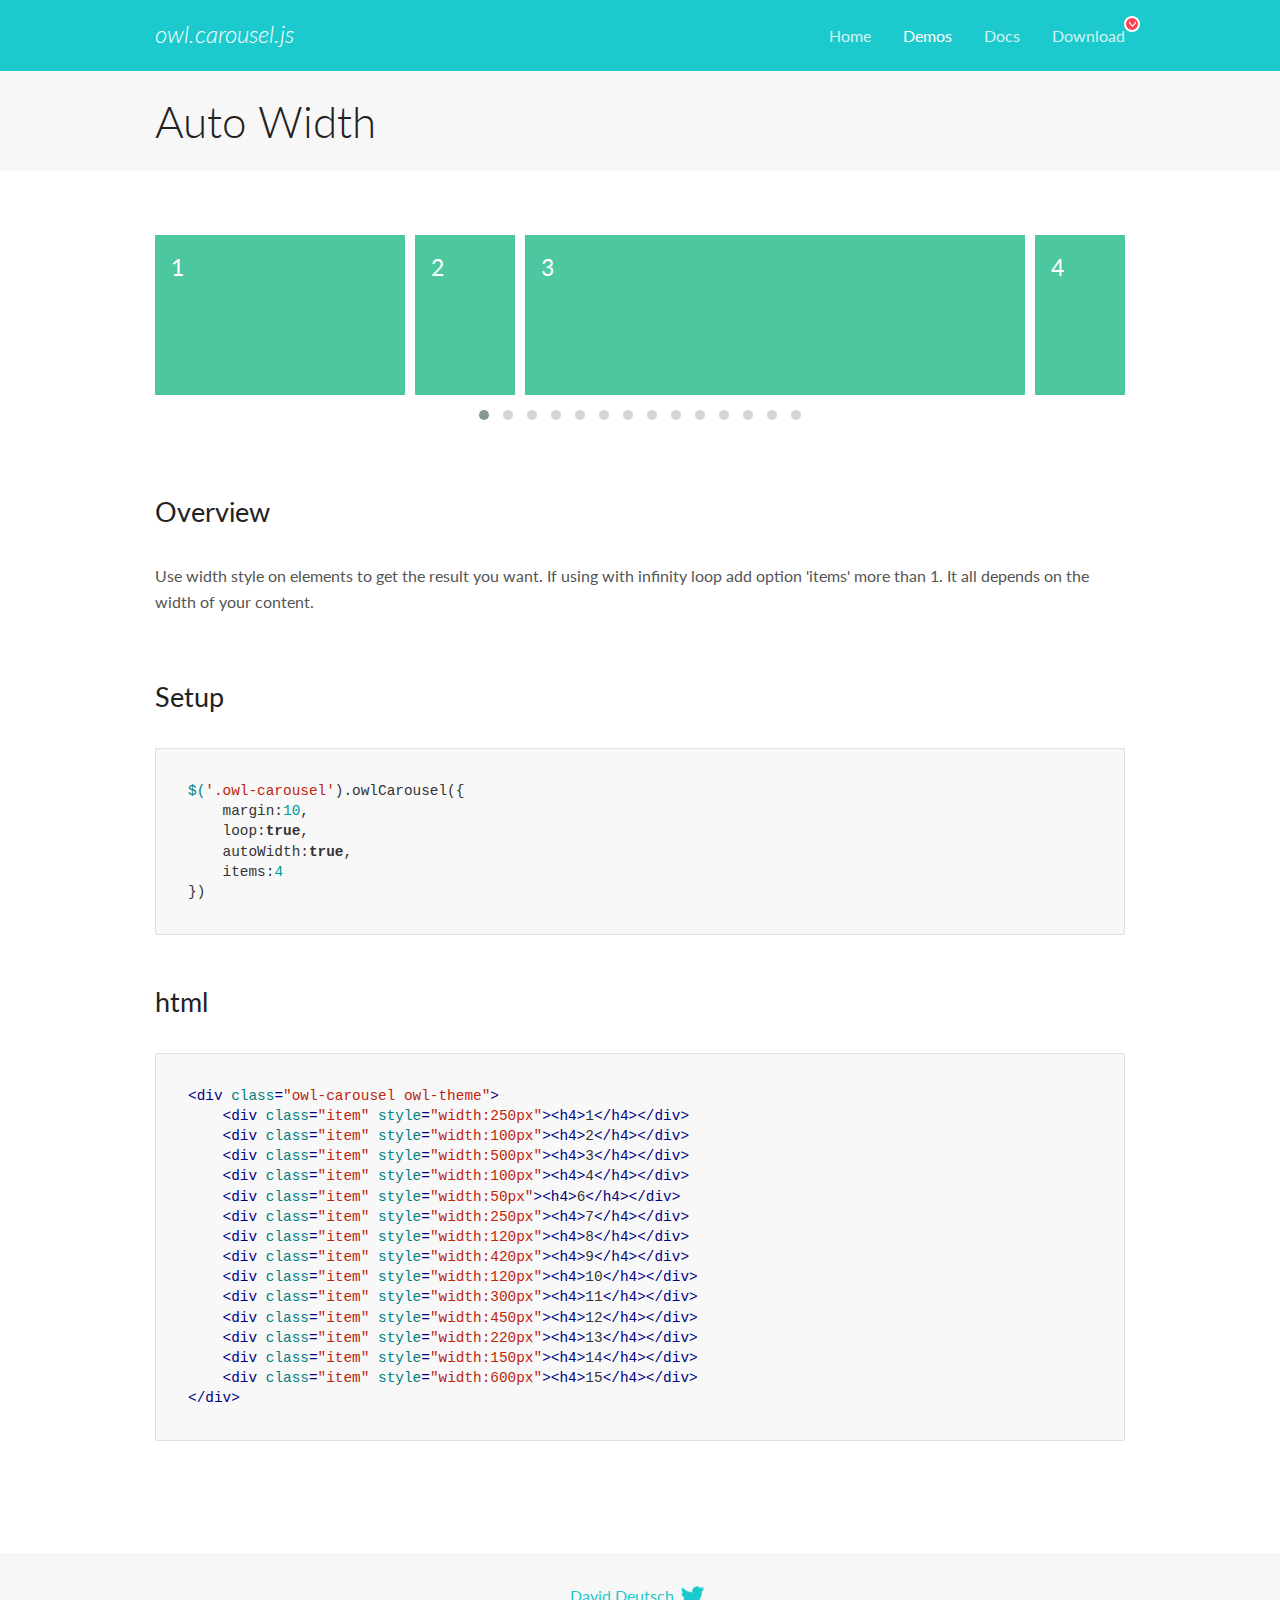
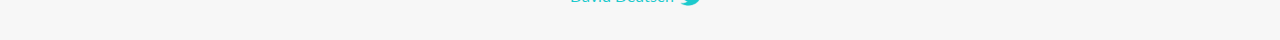
<file: OwlCarousel2-2.3.4 (1)/OwlCarousel2-2.3.4/docs/demos/autowidth.html>
<!DOCTYPE html>
<html lang="en">
  <head>

    <!-- head -->
    <meta charset="utf-8">
    <meta name="msapplication-tap-highlight" content="no" />
    <meta name="viewport" content="width=device-width, initial-scale=1.0" />
    <meta name="description" content="Auto Width">
    <meta name="author" content="David Deutsch">
    <title>
      Auto Width Demo | Owl Carousel | 2.3.4
    </title>

    <!-- Stylesheets -->
    <link href='https://fonts.googleapis.com/css?family=Lato:300,400,700,400italic,300italic' rel='stylesheet' type='text/css'>
    <link rel="stylesheet" href="../assets/css/docs.theme.min.css">

    <!-- Owl Stylesheets -->
    <link rel="stylesheet" href="../assets/owlcarousel/assets/owl.carousel.min.css">
    <link rel="stylesheet" href="../assets/owlcarousel/assets/owl.theme.default.min.css">

    <!-- HTML5 shim and Respond.js IE8 support of HTML5 elements and media queries -->

    <!--[if lt IE 9]>
      <script src="https://oss.maxcdn.com/libs/html5shiv/3.7.0/html5shiv.js"></script>
      <script src="https://oss.maxcdn.com/libs/respond.js/1.3.0/respond.min.js"></script>
    <![endif]-->

    <!-- Favicons -->
    <link rel="apple-touch-icon-precomposed" sizes="144x144" href="../assets/ico/apple-touch-icon-144-precomposed.png">
    <link rel="shortcut icon" href="../assets/ico/favicon.png">
    <link rel="shortcut icon" href="favicon.ico">

    <!-- Yeah i know js should not be in header. Its required for demos.-->

    <!-- javascript -->
    <script src="../assets/vendors/jquery.min.js"></script>
    <script src="../assets/owlcarousel/owl.carousel.js"></script>
  </head>
  <body>

    <!-- header -->
    <header class="header">
      <div class="row">
        <div class="large-12 columns">
          <div class="brand left">
            <h3>
              <a href="/OwlCarousel2/">owl.carousel.js</a> 
            </h3>
          </div>
          <a id="toggle-nav" class="right">
            <span></span> <span></span> <span></span> 
          </a> 
          <div class="nav-bar">
            <ul class="clearfix">
              <li> <a href="/OwlCarousel2/index.html">Home</a>  </li>
              <li class="active">
                <a href="/OwlCarousel2/demos/demos.html">Demos</a> 
              </li>
              <li> <a href="/OwlCarousel2/docs/started-welcome.html">Docs</a>  </li>
              <li>
                <a href="https://github.com/OwlCarousel2/OwlCarousel2/archive/2.3.4.zip">Download</a> 
                <span class="download"></span> 
              </li>
            </ul>
          </div>
        </div>
      </div>
    </header>

    <!-- title -->
    <section class="title">
      <div class="row">
        <div class="large-12 columns">
          <h1>Auto Width</h1>
        </div>
      </div>
    </section>

    <!--  Demos -->
    <section id="demos">
      <div class="row">
        <div class="large-12 columns">
          <div class="owl-carousel owl-theme">
            <div class="item" style="width:250px">
              <h4>1</h4>
            </div>
            <div class="item" style="width:100px">
              <h4>2</h4>
            </div>
            <div class="item" style="width:500px">
              <h4>3</h4>
            </div>
            <div class="item" style="width:100px">
              <h4>4</h4>
            </div>
            <div class="item" style="width:50px">
              <h4>6</h4>
            </div>
            <div class="item" style="width:250px">
              <h4>7</h4>
            </div>
            <div class="item" style="width:120px">
              <h4>8</h4>
            </div>
            <div class="item" style="width:420px">
              <h4>9</h4>
            </div>
            <div class="item" style="width:120px">
              <h4>10</h4>
            </div>
            <div class="item" style="width:300px">
              <h4>11</h4>
            </div>
            <div class="item" style="width:450px">
              <h4>12</h4>
            </div>
            <div class="item" style="width:220px">
              <h4>13</h4>
            </div>
            <div class="item" style="width:150px">
              <h4>14</h4>
            </div>
            <div class="item" style="width:600px">
              <h4>15</h4>
            </div>
          </div>
          <h3 id="overview">Overview</h3>
          <p>Use width style on elements to get the result you want. If using with infinity loop add option &#39;items&#39; more than 1. It all depends on the width of your content.</p>
          <h3 id="setup">Setup</h3>
          <pre><code>$(&#39;.owl-carousel&#39;).owlCarousel({
    margin:10,
    loop:true,
    autoWidth:true,
    items:4
})</code></pre>
          <h3 id="html">html</h3>
          <pre><code>&lt;div class=&quot;owl-carousel owl-theme&quot;&gt;
    &lt;div class=&quot;item&quot; style=&quot;width:250px&quot;&gt;&lt;h4&gt;1&lt;/h4&gt;&lt;/div&gt;
    &lt;div class=&quot;item&quot; style=&quot;width:100px&quot;&gt;&lt;h4&gt;2&lt;/h4&gt;&lt;/div&gt;
    &lt;div class=&quot;item&quot; style=&quot;width:500px&quot;&gt;&lt;h4&gt;3&lt;/h4&gt;&lt;/div&gt;
    &lt;div class=&quot;item&quot; style=&quot;width:100px&quot;&gt;&lt;h4&gt;4&lt;/h4&gt;&lt;/div&gt;
    &lt;div class=&quot;item&quot; style=&quot;width:50px&quot;&gt;&lt;h4&gt;6&lt;/h4&gt;&lt;/div&gt;
    &lt;div class=&quot;item&quot; style=&quot;width:250px&quot;&gt;&lt;h4&gt;7&lt;/h4&gt;&lt;/div&gt;
    &lt;div class=&quot;item&quot; style=&quot;width:120px&quot;&gt;&lt;h4&gt;8&lt;/h4&gt;&lt;/div&gt;
    &lt;div class=&quot;item&quot; style=&quot;width:420px&quot;&gt;&lt;h4&gt;9&lt;/h4&gt;&lt;/div&gt;
    &lt;div class=&quot;item&quot; style=&quot;width:120px&quot;&gt;&lt;h4&gt;10&lt;/h4&gt;&lt;/div&gt;
    &lt;div class=&quot;item&quot; style=&quot;width:300px&quot;&gt;&lt;h4&gt;11&lt;/h4&gt;&lt;/div&gt;
    &lt;div class=&quot;item&quot; style=&quot;width:450px&quot;&gt;&lt;h4&gt;12&lt;/h4&gt;&lt;/div&gt;
    &lt;div class=&quot;item&quot; style=&quot;width:220px&quot;&gt;&lt;h4&gt;13&lt;/h4&gt;&lt;/div&gt;
    &lt;div class=&quot;item&quot; style=&quot;width:150px&quot;&gt;&lt;h4&gt;14&lt;/h4&gt;&lt;/div&gt;
    &lt;div class=&quot;item&quot; style=&quot;width:600px&quot;&gt;&lt;h4&gt;15&lt;/h4&gt;&lt;/div&gt;
&lt;/div&gt;</code></pre>
          <script>
            $(document).ready(function() {
              $('.owl-carousel').owlCarousel({
                margin: 10,
                loop: true,
                autoWidth: true,
                items: 4
              })
            })
          </script>
        </div>
      </div>
    </section>

    <!-- footer -->
    <footer class="footer">
      <div class="row">
        <div class="large-12 columns">
          <h5>
            <a href="/OwlCarousel2/docs/support-contact.html">David Deutsch</a> 
            <a id="custom-tweet-button" href="https://twitter.com/share?url=https://github.com/OwlCarousel2/OwlCarousel2&text=Owl Carousel - This is so awesome! " target="_blank"></a> 
          </h5>
        </div>
      </div>
    </footer>

    <!-- vendors -->
    <script src="../assets/vendors/highlight.js"></script>
    <script src="../assets/js/app.js"></script>
  </body>
</html>
</file>
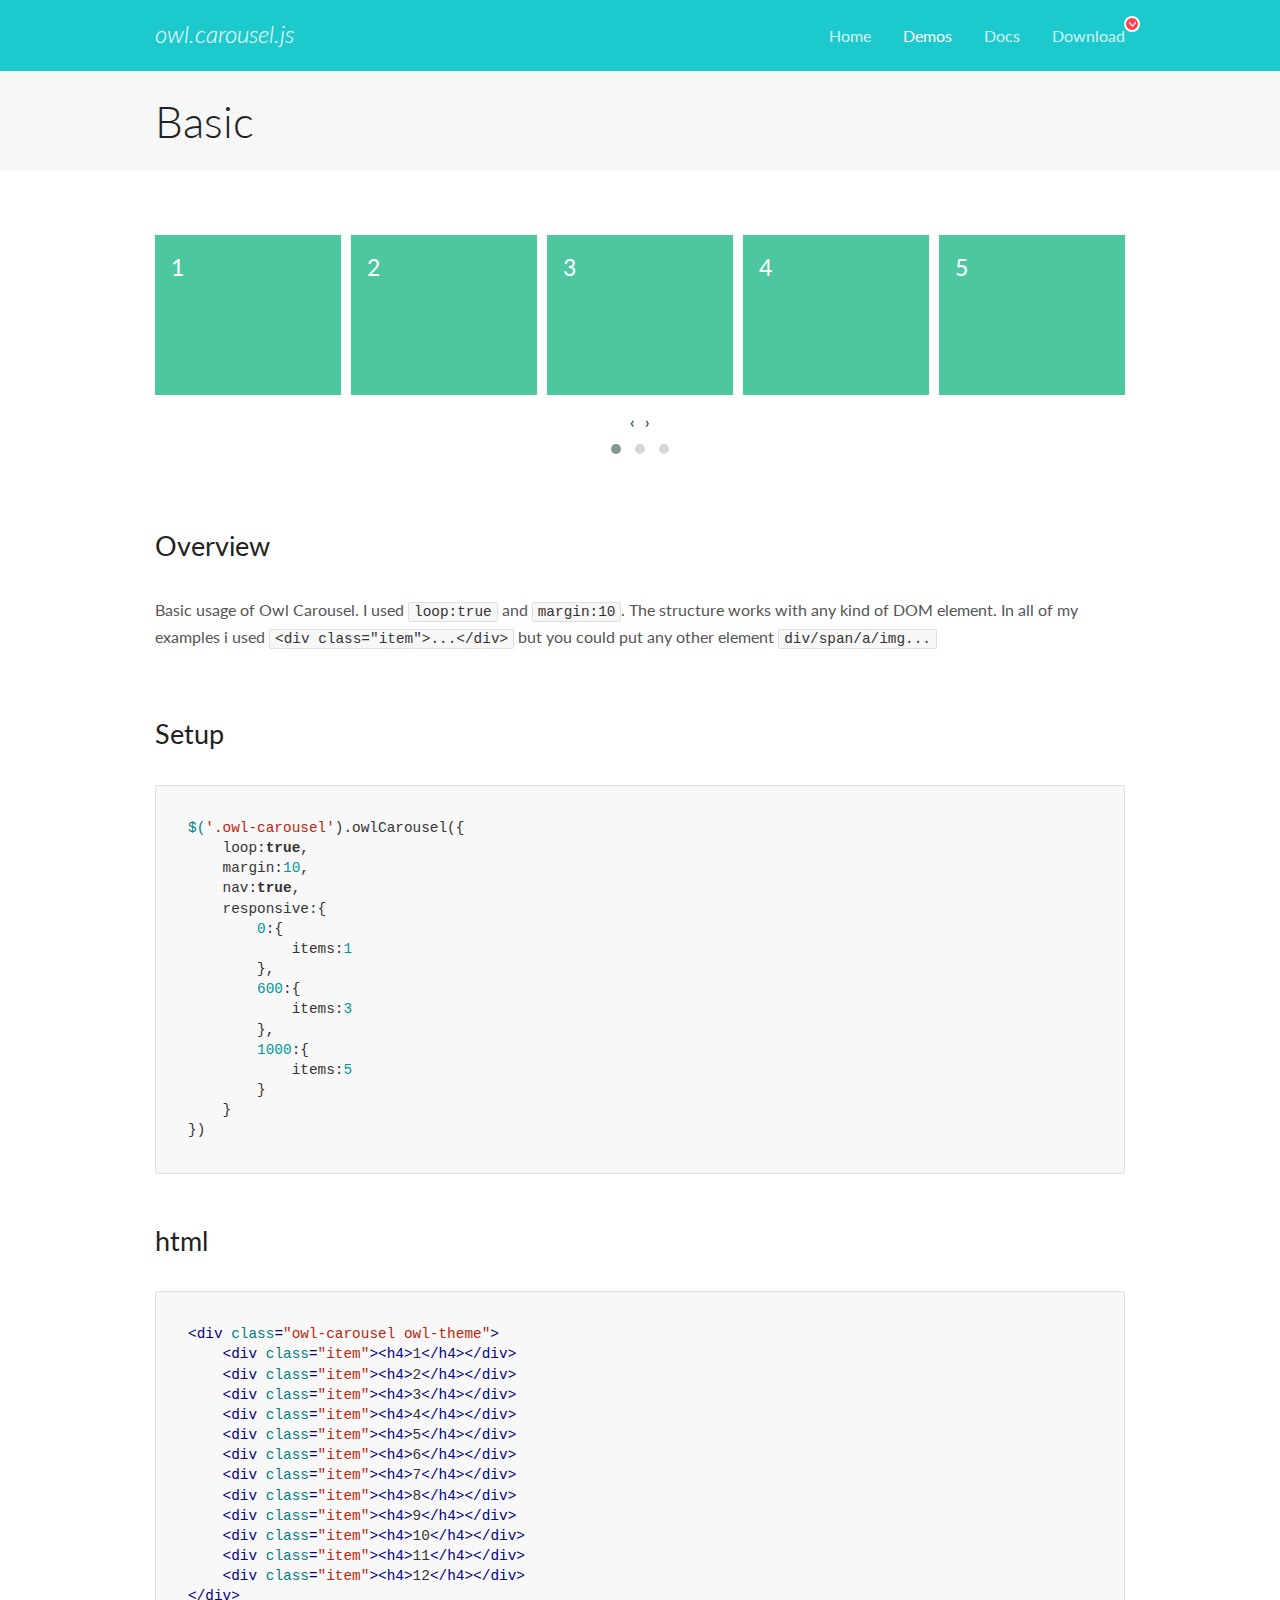
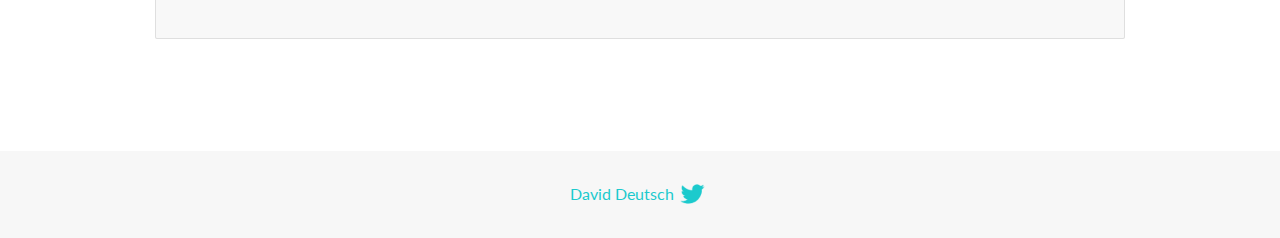
<file: OwlCarousel2-2.3.4 (1)/OwlCarousel2-2.3.4/docs/demos/basic.html>
<!DOCTYPE html>
<html lang="en">
  <head>

    <!-- head -->
    <meta charset="utf-8">
    <meta name="msapplication-tap-highlight" content="no" />
    <meta name="viewport" content="width=device-width, initial-scale=1.0" />
    <meta name="description" content="Basic usage demo">
    <meta name="author" content="David Deutsch">
    <title>
      Basic Demo | Owl Carousel | 2.3.4
    </title>

    <!-- Stylesheets -->
    <link href='https://fonts.googleapis.com/css?family=Lato:300,400,700,400italic,300italic' rel='stylesheet' type='text/css'>
    <link rel="stylesheet" href="../assets/css/docs.theme.min.css">

    <!-- Owl Stylesheets -->
    <link rel="stylesheet" href="../assets/owlcarousel/assets/owl.carousel.min.css">
    <link rel="stylesheet" href="../assets/owlcarousel/assets/owl.theme.default.min.css">

    <!-- HTML5 shim and Respond.js IE8 support of HTML5 elements and media queries -->

    <!--[if lt IE 9]>
      <script src="https://oss.maxcdn.com/libs/html5shiv/3.7.0/html5shiv.js"></script>
      <script src="https://oss.maxcdn.com/libs/respond.js/1.3.0/respond.min.js"></script>
    <![endif]-->

    <!-- Favicons -->
    <link rel="apple-touch-icon-precomposed" sizes="144x144" href="../assets/ico/apple-touch-icon-144-precomposed.png">
    <link rel="shortcut icon" href="../assets/ico/favicon.png">
    <link rel="shortcut icon" href="favicon.ico">

    <!-- Yeah i know js should not be in header. Its required for demos.-->

    <!-- javascript -->
    <script src="../assets/vendors/jquery.min.js"></script>
    <script src="../assets/owlcarousel/owl.carousel.js"></script>
  </head>
  <body>

    <!-- header -->
    <header class="header">
      <div class="row">
        <div class="large-12 columns">
          <div class="brand left">
            <h3>
              <a href="/OwlCarousel2/">owl.carousel.js</a> 
            </h3>
          </div>
          <a id="toggle-nav" class="right">
            <span></span> <span></span> <span></span> 
          </a> 
          <div class="nav-bar">
            <ul class="clearfix">
              <li> <a href="/OwlCarousel2/index.html">Home</a>  </li>
              <li class="active">
                <a href="/OwlCarousel2/demos/demos.html">Demos</a> 
              </li>
              <li> <a href="/OwlCarousel2/docs/started-welcome.html">Docs</a>  </li>
              <li>
                <a href="https://github.com/OwlCarousel2/OwlCarousel2/archive/2.3.4.zip">Download</a> 
                <span class="download"></span> 
              </li>
            </ul>
          </div>
        </div>
      </div>
    </header>

    <!-- title -->
    <section class="title">
      <div class="row">
        <div class="large-12 columns">
          <h1>Basic</h1>
        </div>
      </div>
    </section>

    <!--  Demos -->
    <section id="demos">
      <div class="row">
        <div class="large-12 columns">
          <div class="owl-carousel owl-theme">
            <div class="item">
              <h4>1</h4>
            </div>
            <div class="item">
              <h4>2</h4>
            </div>
            <div class="item">
              <h4>3</h4>
            </div>
            <div class="item">
              <h4>4</h4>
            </div>
            <div class="item">
              <h4>5</h4>
            </div>
            <div class="item">
              <h4>6</h4>
            </div>
            <div class="item">
              <h4>7</h4>
            </div>
            <div class="item">
              <h4>8</h4>
            </div>
            <div class="item">
              <h4>9</h4>
            </div>
            <div class="item">
              <h4>10</h4>
            </div>
            <div class="item">
              <h4>11</h4>
            </div>
            <div class="item">
              <h4>12</h4>
            </div>
          </div>
          <h3 id="overview">Overview</h3>
          <p>Basic usage of Owl Carousel. I used <code>loop:true</code> and <code>margin:10</code>. The structure works with any kind of DOM element. In all of my examples i used <code>&lt;div class=&quot;item&quot;&gt;...&lt;/div&gt;</code> but you could
            put any other element <code>div/span/a/img...</code></p>
          <h3 id="setup">Setup</h3>
          <pre><code>$(&#39;.owl-carousel&#39;).owlCarousel({
    loop:true,
    margin:10,
    nav:true,
    responsive:{
        0:{
            items:1
        },
        600:{
            items:3
        },
        1000:{
            items:5
        }
    }
})</code></pre>
          <h3 id="html">html</h3>
          <pre><code>&lt;div class=&quot;owl-carousel owl-theme&quot;&gt;
    &lt;div class=&quot;item&quot;&gt;&lt;h4&gt;1&lt;/h4&gt;&lt;/div&gt;
    &lt;div class=&quot;item&quot;&gt;&lt;h4&gt;2&lt;/h4&gt;&lt;/div&gt;
    &lt;div class=&quot;item&quot;&gt;&lt;h4&gt;3&lt;/h4&gt;&lt;/div&gt;
    &lt;div class=&quot;item&quot;&gt;&lt;h4&gt;4&lt;/h4&gt;&lt;/div&gt;
    &lt;div class=&quot;item&quot;&gt;&lt;h4&gt;5&lt;/h4&gt;&lt;/div&gt;
    &lt;div class=&quot;item&quot;&gt;&lt;h4&gt;6&lt;/h4&gt;&lt;/div&gt;
    &lt;div class=&quot;item&quot;&gt;&lt;h4&gt;7&lt;/h4&gt;&lt;/div&gt;
    &lt;div class=&quot;item&quot;&gt;&lt;h4&gt;8&lt;/h4&gt;&lt;/div&gt;
    &lt;div class=&quot;item&quot;&gt;&lt;h4&gt;9&lt;/h4&gt;&lt;/div&gt;
    &lt;div class=&quot;item&quot;&gt;&lt;h4&gt;10&lt;/h4&gt;&lt;/div&gt;
    &lt;div class=&quot;item&quot;&gt;&lt;h4&gt;11&lt;/h4&gt;&lt;/div&gt;
    &lt;div class=&quot;item&quot;&gt;&lt;h4&gt;12&lt;/h4&gt;&lt;/div&gt;
&lt;/div&gt;</code></pre>
          <script>
            $(document).ready(function() {
              var owl = $('.owl-carousel');
              owl.owlCarousel({
                margin: 10,
                nav: true,
                loop: true,
                responsive: {
                  0: {
                    items: 1
                  },
                  600: {
                    items: 3
                  },
                  1000: {
                    items: 5
                  }
                }
              })
            })
          </script>
        </div>
      </div>
    </section>

    <!-- footer -->
    <footer class="footer">
      <div class="row">
        <div class="large-12 columns">
          <h5>
            <a href="/OwlCarousel2/docs/support-contact.html">David Deutsch</a> 
            <a id="custom-tweet-button" href="https://twitter.com/share?url=https://github.com/OwlCarousel2/OwlCarousel2&text=Owl Carousel - This is so awesome! " target="_blank"></a> 
          </h5>
        </div>
      </div>
    </footer>

    <!-- vendors -->
    <script src="../assets/vendors/highlight.js"></script>
    <script src="../assets/js/app.js"></script>
  </body>
</html>
</file>
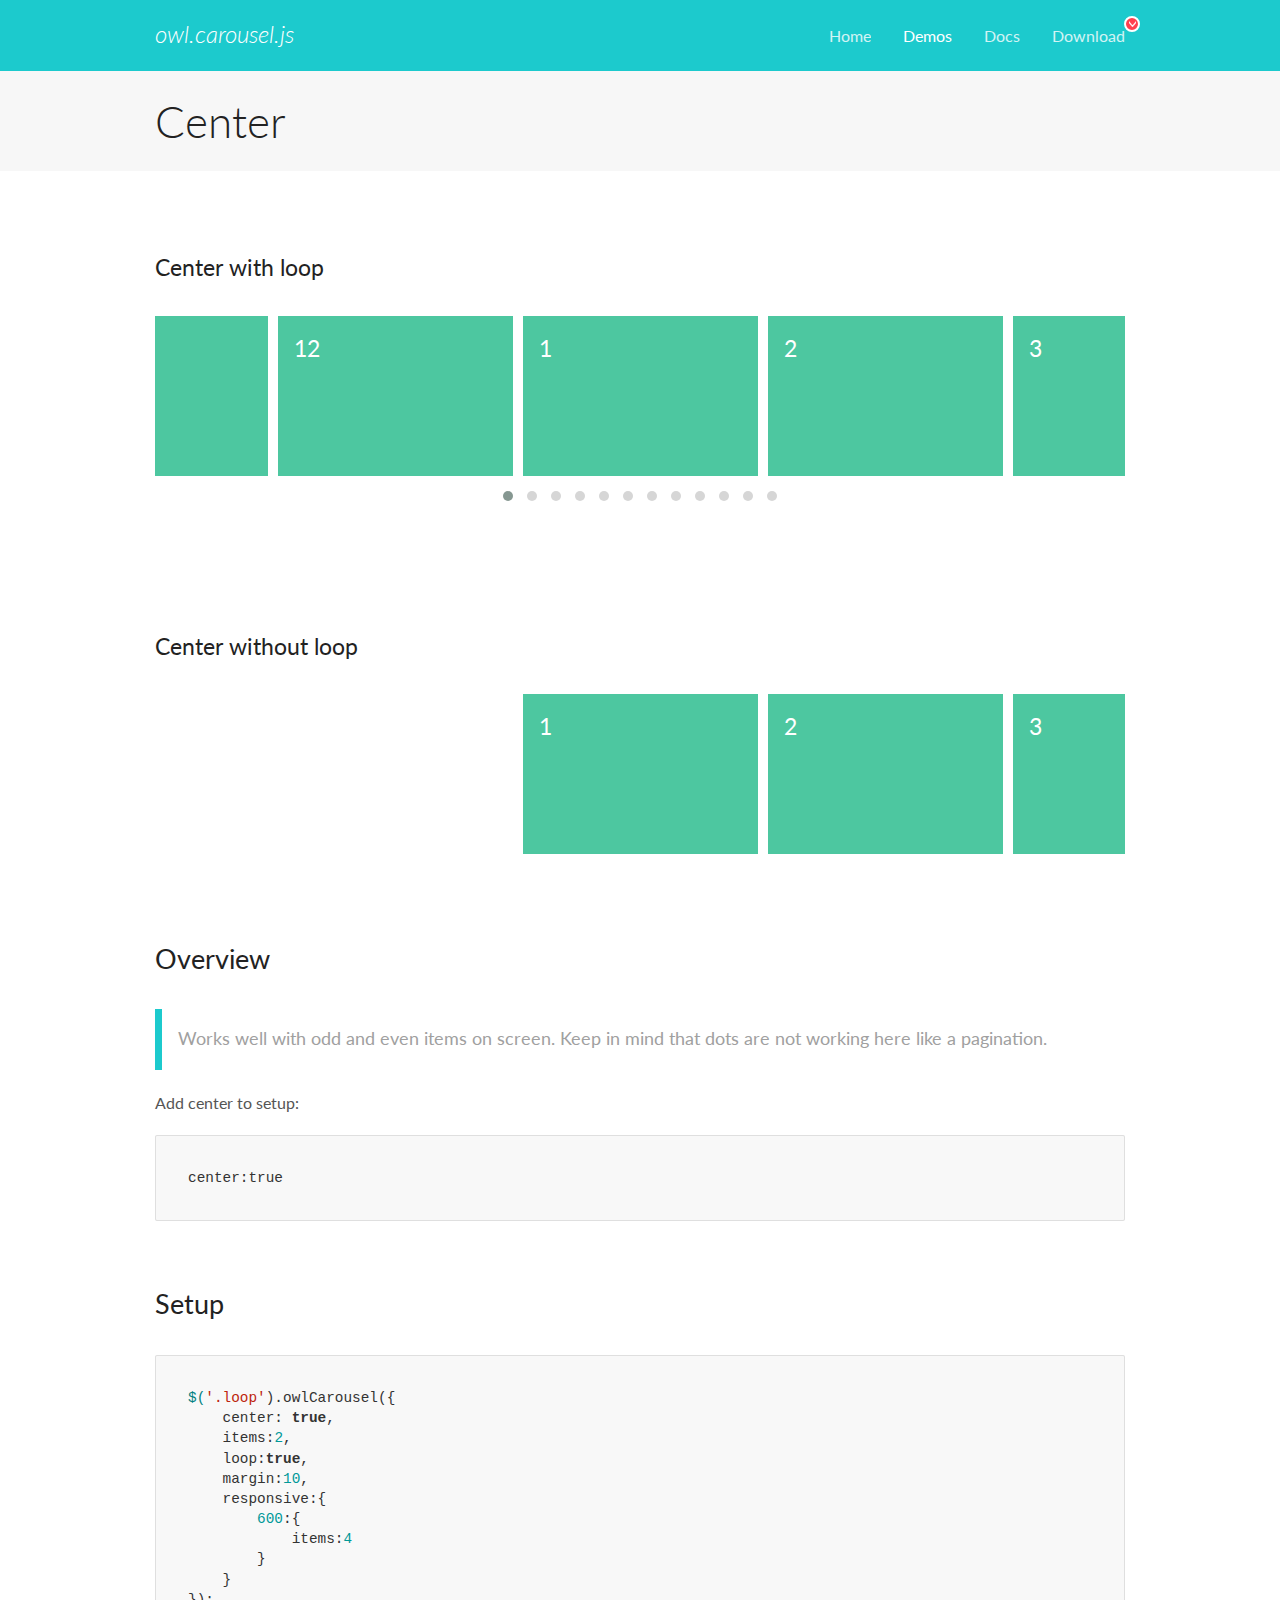
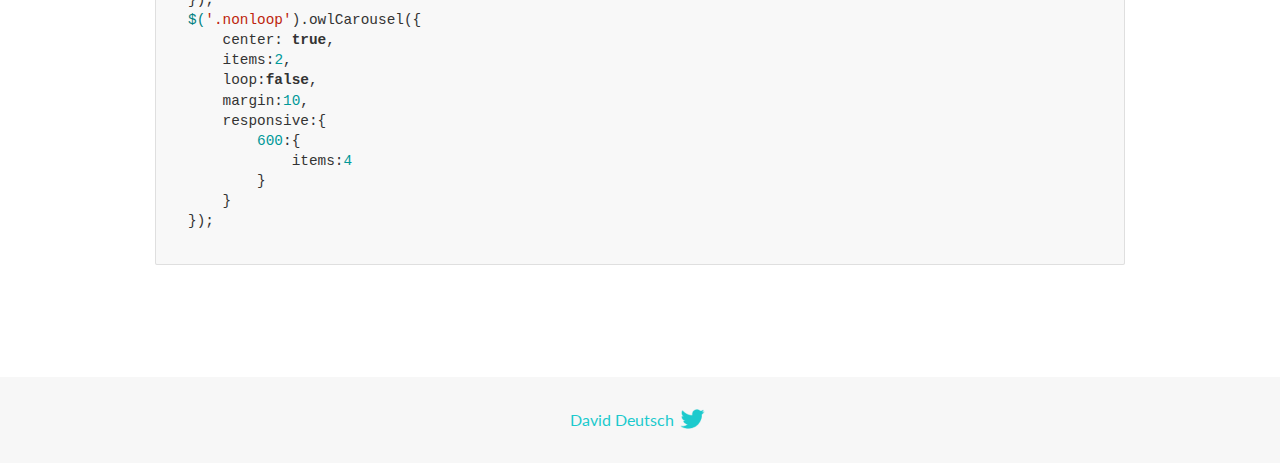
<file: OwlCarousel2-2.3.4 (1)/OwlCarousel2-2.3.4/docs/demos/center.html>
<!DOCTYPE html>
<html lang="en">
  <head>

    <!-- head -->
    <meta charset="utf-8">
    <meta name="msapplication-tap-highlight" content="no" />
    <meta name="viewport" content="width=device-width, initial-scale=1.0" />
    <meta name="description" content="Center carousel">
    <meta name="author" content="David Deutsch">
    <title>
      Center Demo | Owl Carousel | 2.3.4
    </title>

    <!-- Stylesheets -->
    <link href='https://fonts.googleapis.com/css?family=Lato:300,400,700,400italic,300italic' rel='stylesheet' type='text/css'>
    <link rel="stylesheet" href="../assets/css/docs.theme.min.css">

    <!-- Owl Stylesheets -->
    <link rel="stylesheet" href="../assets/owlcarousel/assets/owl.carousel.min.css">
    <link rel="stylesheet" href="../assets/owlcarousel/assets/owl.theme.default.min.css">

    <!-- HTML5 shim and Respond.js IE8 support of HTML5 elements and media queries -->

    <!--[if lt IE 9]>
      <script src="https://oss.maxcdn.com/libs/html5shiv/3.7.0/html5shiv.js"></script>
      <script src="https://oss.maxcdn.com/libs/respond.js/1.3.0/respond.min.js"></script>
    <![endif]-->

    <!-- Favicons -->
    <link rel="apple-touch-icon-precomposed" sizes="144x144" href="../assets/ico/apple-touch-icon-144-precomposed.png">
    <link rel="shortcut icon" href="../assets/ico/favicon.png">
    <link rel="shortcut icon" href="favicon.ico">

    <!-- Yeah i know js should not be in header. Its required for demos.-->

    <!-- javascript -->
    <script src="../assets/vendors/jquery.min.js"></script>
    <script src="../assets/owlcarousel/owl.carousel.js"></script>
  </head>
  <body>

    <!-- header -->
    <header class="header">
      <div class="row">
        <div class="large-12 columns">
          <div class="brand left">
            <h3>
              <a href="/OwlCarousel2/">owl.carousel.js</a> 
            </h3>
          </div>
          <a id="toggle-nav" class="right">
            <span></span> <span></span> <span></span> 
          </a> 
          <div class="nav-bar">
            <ul class="clearfix">
              <li> <a href="/OwlCarousel2/index.html">Home</a>  </li>
              <li class="active">
                <a href="/OwlCarousel2/demos/demos.html">Demos</a> 
              </li>
              <li> <a href="/OwlCarousel2/docs/started-welcome.html">Docs</a>  </li>
              <li>
                <a href="https://github.com/OwlCarousel2/OwlCarousel2/archive/2.3.4.zip">Download</a> 
                <span class="download"></span> 
              </li>
            </ul>
          </div>
        </div>
      </div>
    </header>

    <!-- title -->
    <section class="title">
      <div class="row">
        <div class="large-12 columns">
          <h1>Center</h1>
        </div>
      </div>
    </section>

    <!--  Demos -->
    <section id="demos">
      <div class="row">
        <div class="large-12 columns">
          <h4 id="center-with-loop">Center with loop</h4>
          <div class="loop owl-carousel owl-theme">
            <div class="item">
              <h4>1</h4>
            </div>
            <div class="item">
              <h4>2</h4>
            </div>
            <div class="item">
              <h4>3</h4>
            </div>
            <div class="item">
              <h4>4</h4>
            </div>
            <div class="item">
              <h4>5</h4>
            </div>
            <div class="item">
              <h4>6</h4>
            </div>
            <div class="item">
              <h4>7</h4>
            </div>
            <div class="item">
              <h4>8</h4>
            </div>
            <div class="item">
              <h4>9</h4>
            </div>
            <div class="item">
              <h4>10</h4>
            </div>
            <div class="item">
              <h4>11</h4>
            </div>
            <div class="item">
              <h4>12</h4>
            </div>
          </div>
          <br>
          <h4 id="center-without-loop">Center without loop</h4>
          <div class="nonloop owl-carousel">
            <div class="item">
              <h4>1</h4>
            </div>
            <div class="item">
              <h4>2</h4>
            </div>
            <div class="item">
              <h4>3</h4>
            </div>
            <div class="item">
              <h4>4</h4>
            </div>
            <div class="item">
              <h4>5</h4>
            </div>
            <div class="item">
              <h4>6</h4>
            </div>
            <div class="item">
              <h4>7</h4>
            </div>
            <div class="item">
              <h4>8</h4>
            </div>
            <div class="item">
              <h4>9</h4>
            </div>
            <div class="item">
              <h4>10</h4>
            </div>
            <div class="item">
              <h4>11</h4>
            </div>
            <div class="item">
              <h4>12</h4>
            </div>
          </div>
          <h3 id="overview">Overview</h3>
          <blockquote>
            <p>Works well with odd and even items on screen. Keep in mind that dots are not working here like a pagination.</p>
          </blockquote>
          <p>Add center to setup:</p>
          <pre><code>center:true</code></pre>
          <h3 id="setup">Setup</h3>
          <pre><code>$(&#39;.loop&#39;).owlCarousel({
    center: true,
    items:2,
    loop:true,
    margin:10,
    responsive:{
        600:{
            items:4
        }
    }
});
$(&#39;.nonloop&#39;).owlCarousel({
    center: true,
    items:2,
    loop:false,
    margin:10,
    responsive:{
        600:{
            items:4
        }
    }
});</code></pre>
          <script>
            jQuery(document).ready(function($) {
              $('.loop').owlCarousel({
                center: true,
                items: 2,
                loop: true,
                margin: 10,
                responsive: {
                  600: {
                    items: 4
                  }
                }
              });
              $('.nonloop').owlCarousel({
                center: true,
                items: 2,
                loop: false,
                margin: 10,
                responsive: {
                  600: {
                    items: 4
                  }
                }
              });
            });
          </script>
        </div>
      </div>
    </section>

    <!-- footer -->
    <footer class="footer">
      <div class="row">
        <div class="large-12 columns">
          <h5>
            <a href="/OwlCarousel2/docs/support-contact.html">David Deutsch</a> 
            <a id="custom-tweet-button" href="https://twitter.com/share?url=https://github.com/OwlCarousel2/OwlCarousel2&text=Owl Carousel - This is so awesome! " target="_blank"></a> 
          </h5>
        </div>
      </div>
    </footer>

    <!-- vendors -->
    <script src="../assets/vendors/highlight.js"></script>
    <script src="../assets/js/app.js"></script>
  </body>
</html>
</file>
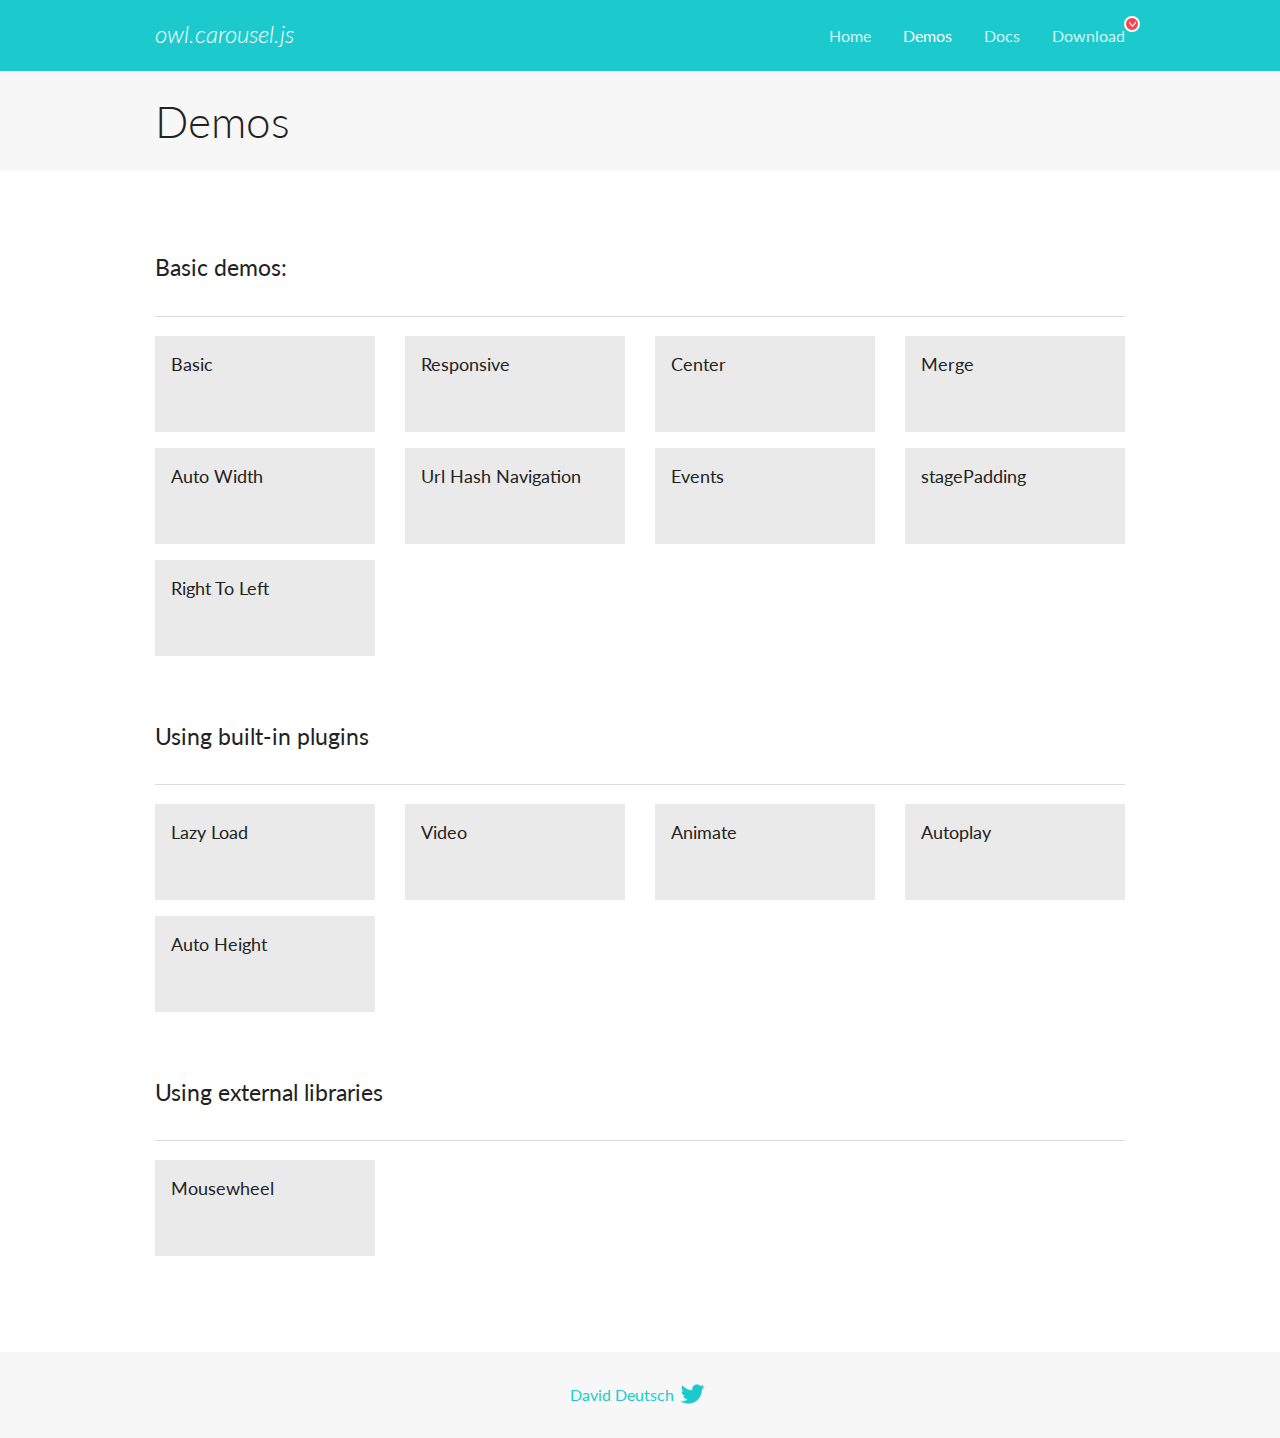
<file: OwlCarousel2-2.3.4 (1)/OwlCarousel2-2.3.4/docs/demos/demos.html>
<!DOCTYPE html>
<html lang="en">
  <head>

    <!-- head -->
    <meta charset="utf-8">
    <meta name="msapplication-tap-highlight" content="no" />
    <meta name="viewport" content="width=device-width, initial-scale=1.0" />
    <meta name="description" content="A list of Owl Carousel examples.">
    <meta name="author" content="David Deutsch">
    <title>
      Demos | Owl Carousel | 2.3.4
    </title>

    <!-- Stylesheets -->
    <link href='https://fonts.googleapis.com/css?family=Lato:300,400,700,400italic,300italic' rel='stylesheet' type='text/css'>
    <link rel="stylesheet" href="../assets/css/docs.theme.min.css">

    <!-- Owl Stylesheets -->
    <link rel="stylesheet" href="../assets/owlcarousel/assets/owl.carousel.min.css">
    <link rel="stylesheet" href="../assets/owlcarousel/assets/owl.theme.default.min.css">

    <!-- HTML5 shim and Respond.js IE8 support of HTML5 elements and media queries -->

    <!--[if lt IE 9]>
      <script src="https://oss.maxcdn.com/libs/html5shiv/3.7.0/html5shiv.js"></script>
      <script src="https://oss.maxcdn.com/libs/respond.js/1.3.0/respond.min.js"></script>
    <![endif]-->

    <!-- Favicons -->
    <link rel="apple-touch-icon-precomposed" sizes="144x144" href="../assets/ico/apple-touch-icon-144-precomposed.png">
    <link rel="shortcut icon" href="../assets/ico/favicon.png">
    <link rel="shortcut icon" href="favicon.ico">

    <!-- Yeah i know js should not be in header. Its required for demos.-->

    <!-- javascript -->
    <script src="../assets/vendors/jquery.min.js"></script>
    <script src="../assets/owlcarousel/owl.carousel.js"></script>
  </head>
  <body>

    <!-- header -->
    <header class="header">
      <div class="row">
        <div class="large-12 columns">
          <div class="brand left">
            <h3>
              <a href="/OwlCarousel2/">owl.carousel.js</a> 
            </h3>
          </div>
          <a id="toggle-nav" class="right">
            <span></span> <span></span> <span></span> 
          </a> 
          <div class="nav-bar">
            <ul class="clearfix">
              <li> <a href="/OwlCarousel2/index.html">Home</a>  </li>
              <li class="active">
                <a href="/OwlCarousel2/demos/demos.html">Demos</a> 
              </li>
              <li> <a href="/OwlCarousel2/docs/started-welcome.html">Docs</a>  </li>
              <li>
                <a href="https://github.com/OwlCarousel2/OwlCarousel2/archive/2.3.4.zip">Download</a> 
                <span class="download"></span> 
              </li>
            </ul>
          </div>
        </div>
      </div>
    </header>

    <!-- title -->
    <section class="title">
      <div class="row">
        <div class="large-12 columns">
          <h1>Demos</h1>
        </div>
      </div>
    </section>

    <!--  Demos -->
    <section id="demos">
      <div class="row">
        <div class="large-12 columns">
          <h4 id="basic-demos-">Basic demos:</h4>
          <hr>
          <div class="demo-list">
            <div class="row">
              <div class="small-6 medium-4 large-3 columns">
                <a href="basic.html" class="demo-block">
                  <h5>Basic </h5>
                </a> 
              </div>
              <div class="small-6 medium-4 large-3 columns">
                <a href="responsive.html" class="demo-block">
                  <h5>Responsive </h5>
                </a> 
              </div>
              <div class="small-6 medium-4 large-3 columns">
                <a href="center.html" class="demo-block">
                  <h5>Center </h5>
                </a> 
              </div>
              <div class="small-6 medium-4 large-3 columns">
                <a href="merge.html" class="demo-block">
                  <h5>Merge </h5>
                </a> 
              </div>
              <div class="small-6 medium-4 large-3 columns">
                <a href="autowidth.html" class="demo-block">
                  <h5>Auto Width </h5>
                </a> 
              </div>
              <div class="small-6 medium-4 large-3 columns">
                <a href="urlhashnav.html" class="demo-block">
                  <h5>Url Hash Navigation </h5>
                </a> 
              </div>
              <div class="small-6 medium-4 large-3 columns">
                <a href="events.html" class="demo-block">
                  <h5>Events </h5>
                </a> 
              </div>
              <div class="small-6 medium-4 large-3 columns">
                <a href="stagepadding.html" class="demo-block">
                  <h5>stagePadding </h5>
                </a> 
              </div>
              <div class="small-6 medium-4 large-3 columns">
                <a href="rtl.html" class="demo-block">
                  <h5>Right To Left </h5>
                </a> 
              </div>
            </div>
          </div>
          <h4 id="using-built-in-plugins">Using built-in plugins</h4>
          <hr>
          <div class="demo-list">
            <div class="row">
              <div class="small-6 medium-4 large-3 columns">
                <a href="lazyLoad.html" class="demo-block">
                  <h5>Lazy Load </h5>
                </a> 
              </div>
              <div class="small-6 medium-4 large-3 columns">
                <a href="video.html" class="demo-block">
                  <h5>Video </h5>
                </a> 
              </div>
              <div class="small-6 medium-4 large-3 columns">
                <a href="animate.html" class="demo-block">
                  <h5>Animate </h5>
                </a> 
              </div>
              <div class="small-6 medium-4 large-3 columns">
                <a href="autoplay.html" class="demo-block">
                  <h5>Autoplay </h5>
                </a> 
              </div>
              <div class="small-6 medium-4 large-3 columns">
                <a href="autoheight.html" class="demo-block">
                  <h5>Auto Height </h5>
                </a> 
              </div>
            </div>
          </div>
          <h4 id="using-external-libraries">Using external libraries</h4>
          <hr>
          <div class="demo-list">
            <div class="row">
              <div class="small-6 medium-4 large-3 columns">
                <a href="mousewheel.html" class="demo-block">
                  <h5>Mousewheel </h5>
                </a> 
              </div>
            </div>
          </div>
        </div>
      </div>
    </section>

    <!-- footer -->
    <footer class="footer">
      <div class="row">
        <div class="large-12 columns">
          <h5>
            <a href="/OwlCarousel2/docs/support-contact.html">David Deutsch</a> 
            <a id="custom-tweet-button" href="https://twitter.com/share?url=https://github.com/OwlCarousel2/OwlCarousel2&text=Owl Carousel - This is so awesome! " target="_blank"></a> 
          </h5>
        </div>
      </div>
    </footer>

    <!-- vendors -->
    <script src="../assets/vendors/highlight.js"></script>
    <script src="../assets/js/app.js"></script>
  </body>
</html>
</file>
